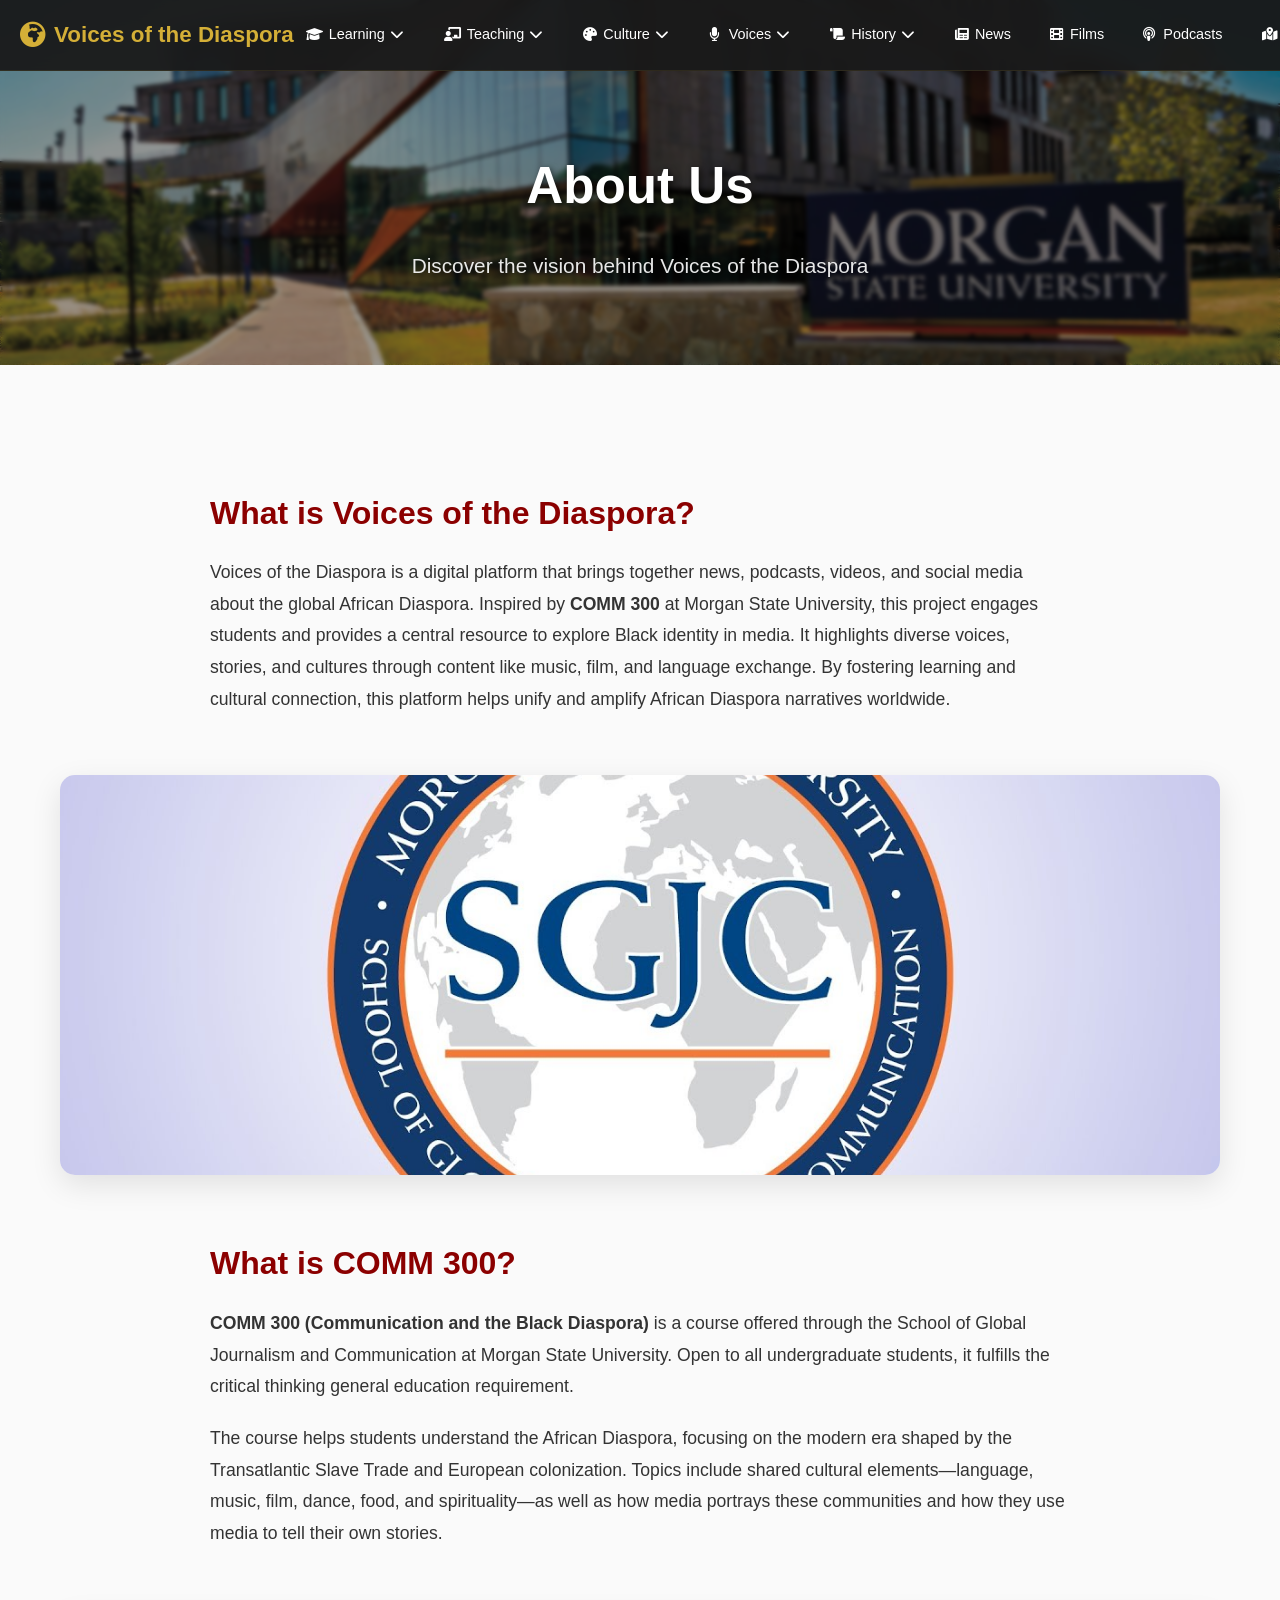
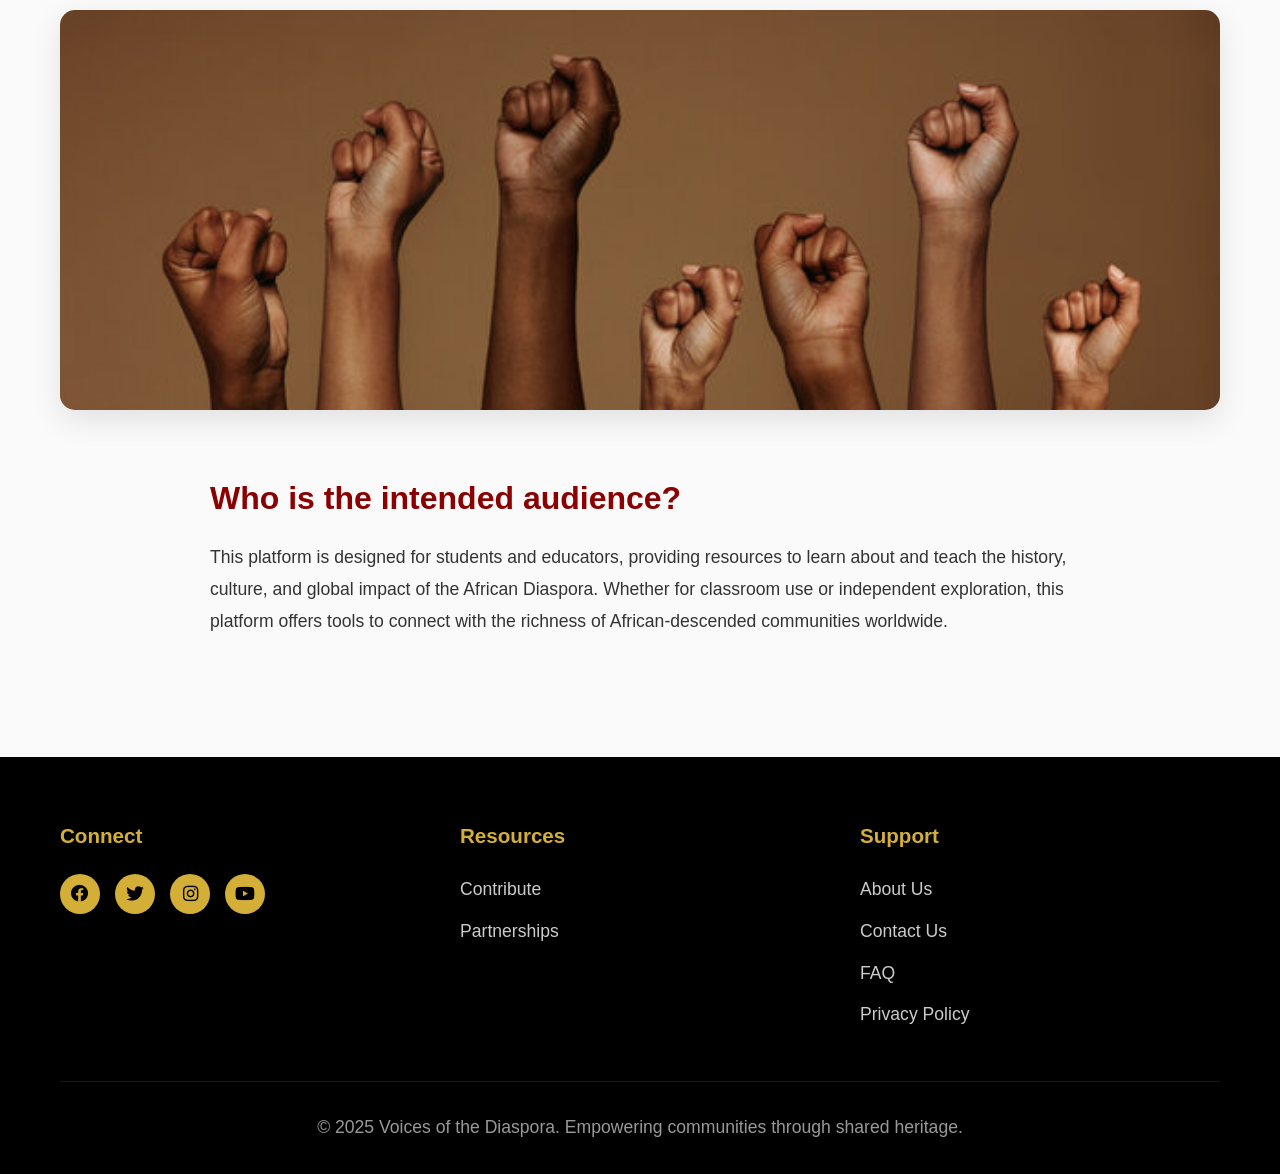
<file: about.html>
<!DOCTYPE html>
<html lang="en">
<head>
    <meta charset="UTF-8">
    <meta name="viewport" content="width=device-width, initial-scale=1.0">
    <title>About Us - Voices of the Diaspora</title>
    <link rel="stylesheet" href="styles/main.css">
    <link rel="stylesheet" href="styles/about.css">
    <link rel="stylesheet" href="styles/navigation.css">
    <link href="https://cdnjs.cloudflare.com/ajax/libs/font-awesome/6.0.0/css/all.min.css" rel="stylesheet">

    <!-- Scripts for Translate and CSV parsing -->
    <script type="text/javascript">
        function googleTranslateElementInit() {
            new google.translate.TranslateElement({
                pageLanguage: 'en',
                includedLanguages: 'en,es,fr,pt,sw,ar'
            }, 'google_translate_element');
        }
    </script>
    <script type="text/javascript" src="https://translate.google.com/translate_a/element.js?cb=googleTranslateElementInit"></script>
</head>
<body class="about-page">
    <!-- Navigation -->
    <nav class="navbar" id="navbar">
        <div class="nav-container">
            <div class="nav-logo" onclick="window.location.href='index.html'" style="cursor: pointer;">
                <i class="fas fa-globe-africa"></i>
                <span>Voices of the Diaspora</span>
            </div>
            
            <div class="nav-center">
                <!-- Mobile Search -->
                <div class="mobile-search-container">
                    <div class="mobile-search-box">
                        <input type="text" id="mobile-search-input" placeholder="Search..." autocomplete="off">
                        <button class="mobile-search-btn" id="mobile-search-btn">
                            <i class="fas fa-search"></i>
                        </button>
                    </div>
                    <div class="mobile-search-results" id="mobile-search-results"></div>
                </div>

                <!-- Mobile Google Translate -->
                <div class="mobile-translate-container">
                    <div id="mobile_google_translate_element"></div>
                </div>

                <!-- Full Dropdown Navigation -->
                <div class="nav-menu" id="nav-menu">
                    <div class="nav-item dropdown">
                        <a href="#" class="nav-link dropdown-toggle">
                            <i class="fas fa-graduation-cap"></i>
                            <span class="nav-text">Learning</span>
                            <i class="fas fa-chevron-down"></i>
                        </a>
                        <div class="dropdown-menu">
                            <div class="dropdown-header">Learning Resources</div>
                            <a href="#" onclick="loadPage('educational-content')">
                                <i class="fas fa-book-open"></i>Educational Content
                            </a>
                            <a href="#" onclick="loadPage('online-courses')">
                                <i class="fas fa-laptop"></i>Online Courses
                            </a>
                            <a href="#" onclick="loadPage('research-papers')">
                                <i class="fas fa-file-alt"></i>Research Papers
                            </a>
                            <a href="#" onclick="loadPage('digital-archives')">
                                <i class="fas fa-archive"></i>Digital Archives
                            </a>
                            <a href="glossary.html" onclick="loadPage('glossary')">
                                <i class="fas fa-spell-check""></i>Glossary
                            </a>
                        </div>
                    </div>

                    <div class="nav-item dropdown">
                        <a href="#" class="nav-link dropdown-toggle">
                            <i class="fas fa-chalkboard-teacher"></i>
                            <span class="nav-text">Teaching</span>
                            <i class="fas fa-chevron-down"></i>
                        </a>
                        <div class="dropdown-menu">
                            <div class="dropdown-header">Teaching Tools</div>
                            <a href="#" onclick="loadPage('lesson-plans')">
                                <i class="fas fa-clipboard-list"></i>Lesson Plans
                            </a>
                            <a href="#" onclick="loadPage('interactive-materials')">
                                <i class="fas fa-puzzle-piece"></i>Interactive Materials
                            </a>
                            <a href="#" onclick="loadPage('assessment-tools')">
                                <i class="fas fa-check-circle"></i>Assessment Tools
                            </a>
                            <a href="#" onclick="loadPage('educator-guides')">
                                <i class="fas fa-user-graduate"></i>Educator Guides
                            </a>
                        </div>
                    </div>

                    <div class="nav-item dropdown">
                        <a href="#" class="nav-link dropdown-toggle">
                            <i class="fas fa-palette"></i>
                            <span class="nav-text">Culture</span>
                            <i class="fas fa-chevron-down"></i>
                        </a>
                        <div class="dropdown-menu">
                            <div class="dropdown-header">Culture & Arts</div>
                            <a href="visual-arts.html" onclick="loadPage('visual-arts')">
                                <i class="fas fa-paint-brush"></i>Visual Arts
                            </a>
                            <a href="music-dance.html" onclick="loadPage('music-dance')">
                                <i class="fas fa-music"></i>Music & Dance
                            </a>
                            <a href="literature.html" onclick="loadPage('literature')">
                                <i class="fas fa-feather-alt"></i>Literature
                            </a>
                            <a href="festivals-events.html" onclick="loadPage('festivals-events')">
                                <i class="fas fa-calendar"></i>Festivals & Events
                            </a>
                        </div>
                    </div>

                    <div class="nav-item dropdown">
                        <a href="#" class="nav-link dropdown-toggle">
                            <i class="fas fa-microphone"></i>
                            <span class="nav-text">Voices</span>
                            <i class="fas fa-chevron-down"></i>
                        </a>
                        <div class="dropdown-menu">
                            <div class="dropdown-header">Voices & Stories</div>
                            <a href="#" onclick="loadPage('oral-histories')">
                                <i class="fas fa-microphone-alt"></i>Oral Histories
                            </a>
                            <a href="#" onclick="loadPage('personal-narratives')">
                                <i class="fas fa-user-edit"></i>Personal Narratives
                            </a>
                            <a href="#" onclick="loadPage('community-voices')">
                                <i class="fas fa-users"></i>Community Voices
                            </a>
                            <a href="#" onclick="loadPage('interviews')">
                                <i class="fas fa-comments"></i>Interviews
                            </a>
                        </div>
                    </div>

                    <div class="nav-item dropdown">
                        <a href="#" class="nav-link dropdown-toggle">
                            <i class="fas fa-scroll"></i>
                            <span class="nav-text">History</span>
                            <i class="fas fa-chevron-down"></i>
                        </a>
                        <div class="dropdown-menu">
                            <div class="dropdown-header">History & Identity</div>
                            <a href="historical-timeline.html" onclick="loadPage('historical-timeline')">
                                <i class="fas fa-clock"></i>Historical Timeline
                            </a>
                            <a href="cultural-figures.html" onclick="loadPage('cultural-figures')">
                                <i class="fas fa-users"></i>Cultural Figures
                            </a>
                            <a href="#" onclick="loadPage('genealogy-tools')">
                                <i class="fas fa-sitemap"></i>Genealogy Tools
                            </a>
                            <a href="#" onclick="loadPage('cultural-identity')">
                                <i class="fas fa-fingerprint"></i>Cultural Identity
                            </a>
                            <a href="#" onclick="loadPage('migration-patterns')">
                                <i class="fas fa-route"></i>Migration Patterns
                            </a>
                        </div>
                    </div>

                    <div class="nav-item">
                        <a href="news.html" class="nav-link" onclick="loadPage('news')" title="News">
                            <i class="fas fa-newspaper"></i>
                            <span class="nav-text">News</span>
                        </a>
                    </div>

                    <div class="nav-item">
                        <a href="#" class="nav-link" onclick="loadPage('films')" title="Films">
                            <i class="fas fa-film"></i>
                            <span class="nav-text">Films</span>
                        </a>
                    </div>

                    <div class="nav-item">
                        <a href="#" class="nav-link" onclick="loadPage('podcasts')" title="Podcasts">
                            <i class="fas fa-podcast"></i>
                            <span class="nav-text">Podcasts</span>
                        </a>
                    </div>

                    <div class="nav-item">
                        <a href="maps.html" class="nav-link" onclick="loadPage('maps')" title="Maps">
                            <i class="fas fa-map-marked-alt"></i>
                            <span class="nav-text">Maps</span>
                        </a>
                    </div>
                </div>
            </div>

            <div class="nav-actions">
                <!-- Desktop Search -->
                <div class="search-container">
                    <div class="search-box">
                        <input type="text" id="search-input" placeholder="Search..." autocomplete="off">
                        <button class="search-btn" id="search-btn">
                            <i class="fas fa-search"></i>
                        </button>
                    </div>
                    <div class="search-results" id="search-results"></div>
                </div>

                <!-- Google Translate -->
                <div class="google-translate-container">
                    <div id="google_translate_element"></div>
                </div>

                <!-- Mobile Nav Toggle -->
                <div class="nav-toggle" id="nav-toggle">
                    <span class="bar"></span>
                    <span class="bar"></span>
                    <span class="bar"></span>
                </div>
            </div>
        </div>
    </nav>

    <!-- Page Header -->
    <header class="page-header" style="background-image: url('assets/images/about/hero-msu.jpg'); background-size: cover; background-position: center;">
        <h1>About Us</h1>
        <p>Discover the vision behind Voices of the Diaspora</p>
    </header>

    <!-- About Content -->
    <main class="container" style="padding: 60px 20px;">
        <section class="about-section">
            <h2>What is Voices of the Diaspora?</h2>
            <p>Voices of the Diaspora is a digital platform that brings together news, podcasts, videos, and social media about the global African Diaspora. Inspired by <strong>COMM 300</strong> at Morgan State University, this project engages students and provides a central resource to explore Black identity in media. It highlights diverse voices, stories, and cultures through content like music, film, and language exchange. By fostering learning and cultural connection, this platform helps unify and amplify African Diaspora narratives worldwide.</p>
        </section>

        <!-- Image Divider -->
        <div class="full-width-divider" style="background-image: url('assets/images/about/divider-1-msu.jpg');"></div>

        <section class="about-section">
            <h2>What is COMM 300?</h2>
            <p><strong>COMM 300 (Communication and the Black Diaspora)</strong> is a course offered through the School of Global Journalism and Communication at Morgan State University. Open to all undergraduate students, it fulfills the critical thinking general education requirement.</p>
            <p>The course helps students understand the African Diaspora, focusing on the modern era shaped by the Transatlantic Slave Trade and European colonization. Topics include shared cultural elements—language, music, film, dance, food, and spirituality—as well as how media portrays these communities and how they use media to tell their own stories.</p>
        </section>

        <!-- Image Divider -->
        <div class="full-width-divider" style="background-image: url('assets/images/hero/hero-background.jpg');"></div>

        <section class="about-section">
            <h2>Who is the intended audience?</h2>
            <p>This platform is designed for students and educators, providing resources to learn about and teach the history, culture, and global impact of the African Diaspora. Whether for classroom use or independent exploration, this platform offers tools to connect with the richness of African-descended communities worldwide.</p>
        </section>
    </main>

    <!-- Footer -->
    <footer class="footer">
        <div class="container">
            <div class="footer-content">
                <div class="footer-section">
                    <h3>Connect</h3>
                    <div class="social-links">
                        <a href="#"><i class="fab fa-facebook"></i></a>
                        <a href="#"><i class="fab fa-twitter"></i></a>
                        <a href="#"><i class="fab fa-instagram"></i></a>
                        <a href="#"><i class="fab fa-youtube"></i></a>
                    </div>
                </div>
                <div class="footer-section">
                    <h3>Resources</h3>
                    <ul>
                        <li><a href="#" onclick="loadPage('contribute')">Contribute</a></li>
                        <li><a href="partnerships.html" onclick="loadPage('partnerships')">Partnerships</a></li>
                    </ul>
                </div>
                <div class="footer-section">
                    <h3>Support</h3>
                    <ul>
                        <li><a href="about.html" onclick="loadPage('about')">About Us</a></li>
                        <li><a href="#" onclick="loadPage('contact')">Contact Us</a></li>
                        <li><a href="#" onclick="loadPage('faq')">FAQ</a></li>
                        <li><a href="#" onclick="loadPage('privacy')">Privacy Policy</a></li>
                    </ul>
                </div>
            </div>
            <div class="footer-bottom">
                <p>&copy; 2025 Voices of the Diaspora. Empowering communities through shared heritage.</p>
            </div>
        </div>
    </footer>

    <!-- Scripts -->
    <script src="js/main.js"></script>
    <script src="js/navigation.js"></script>
    <script src="js/page-loader.js"></script>
</body>
</html>
</file>
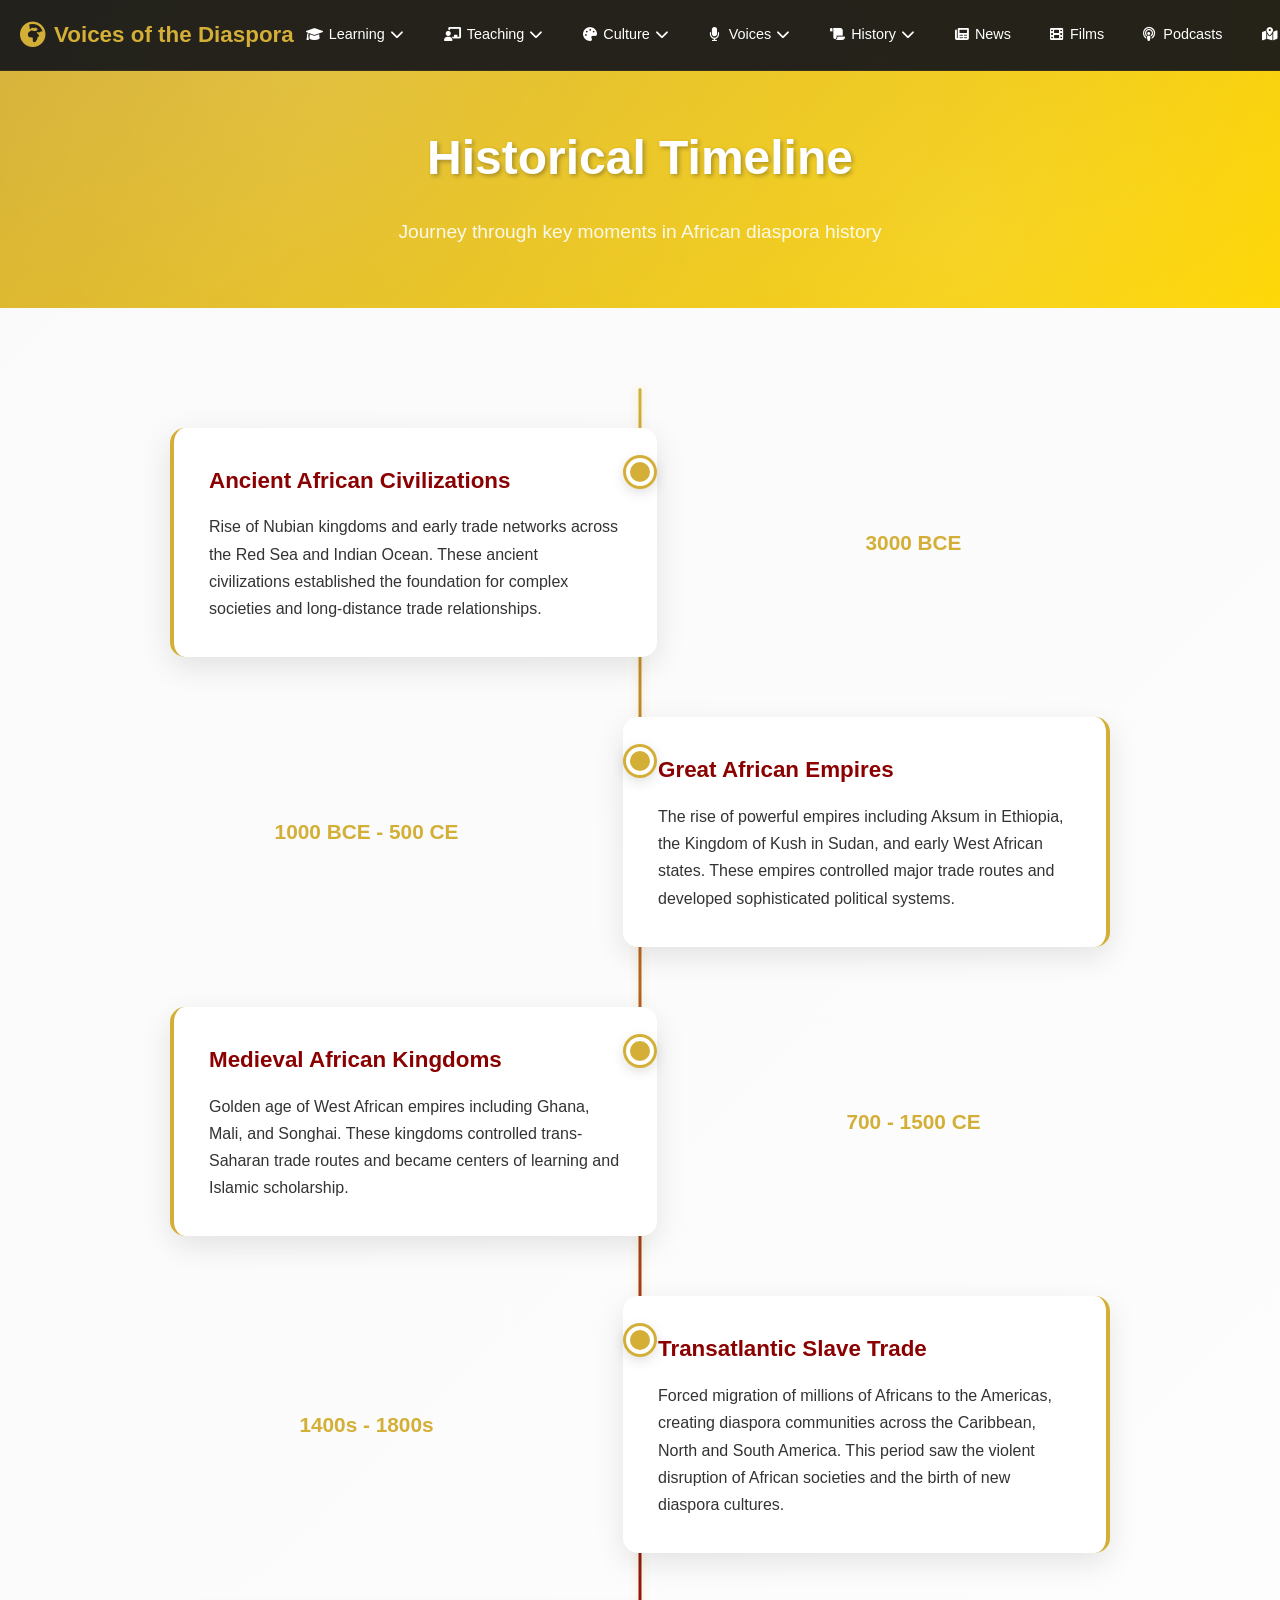
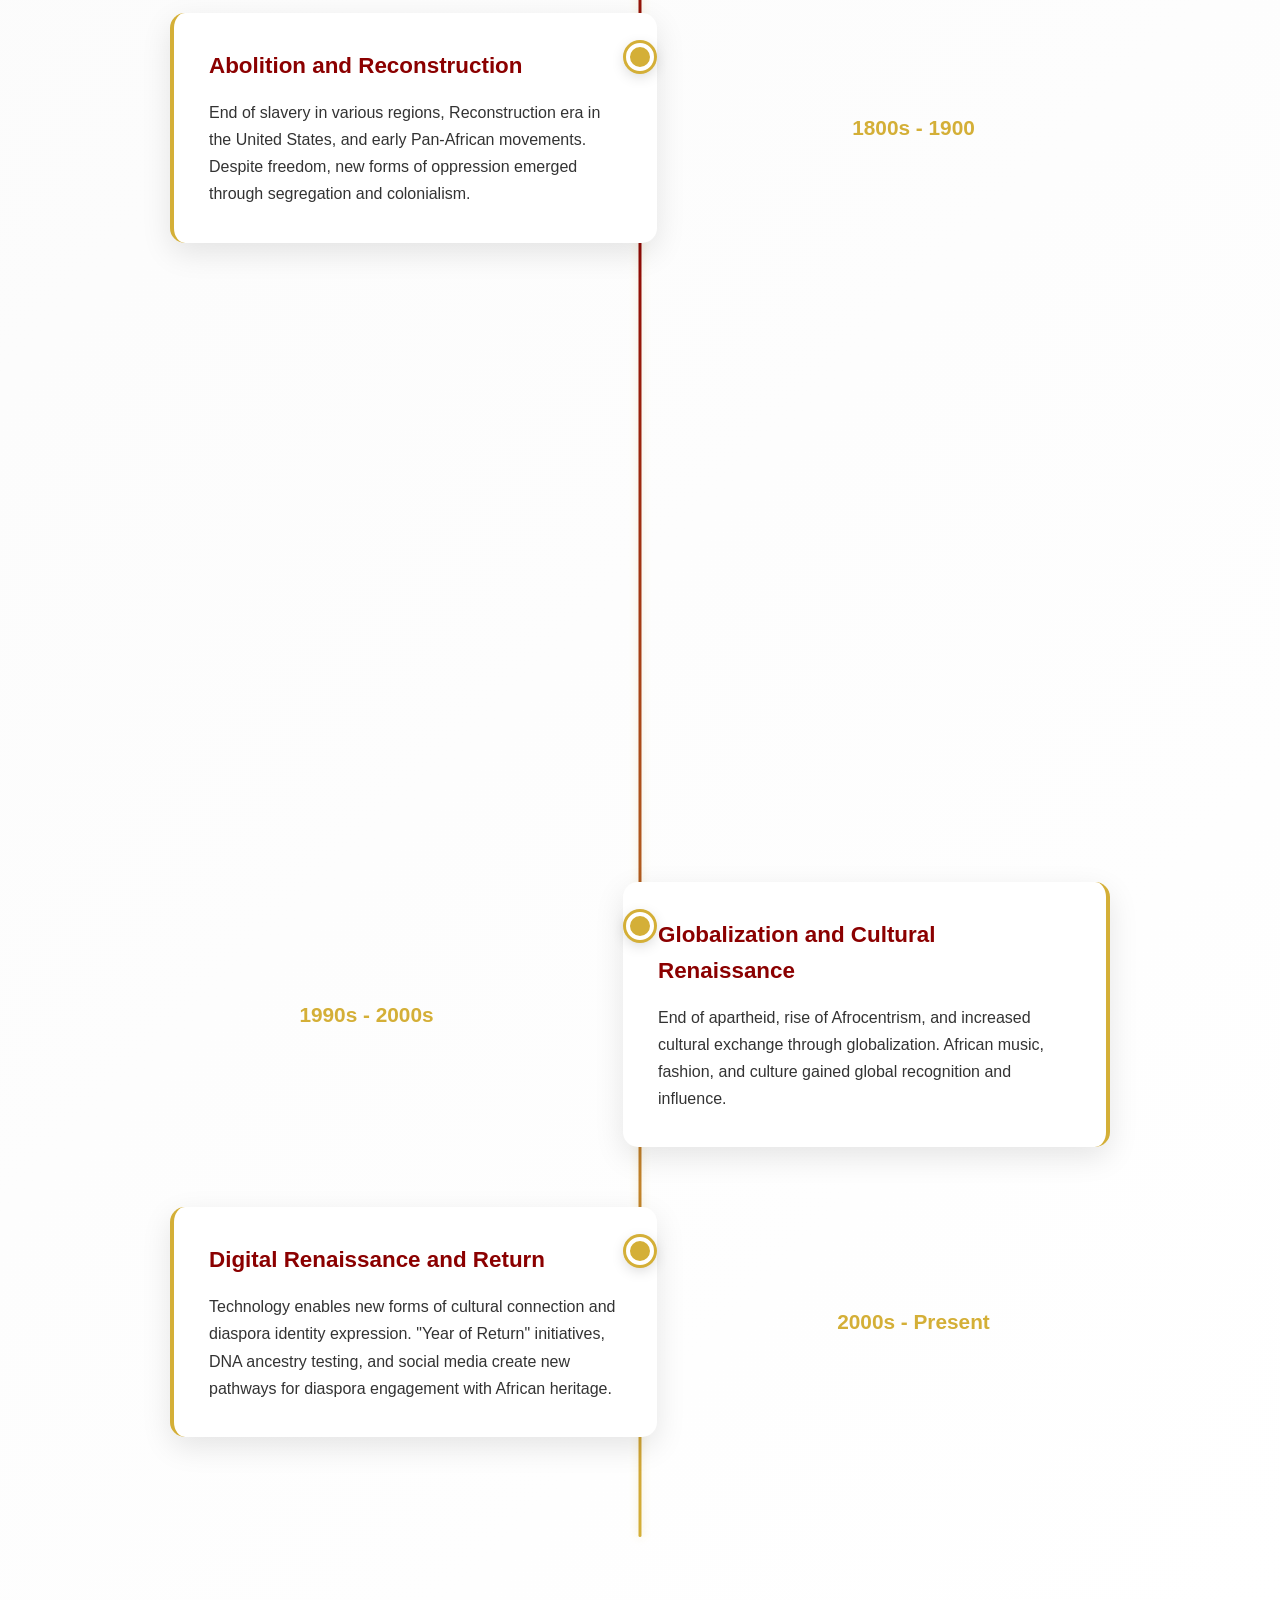
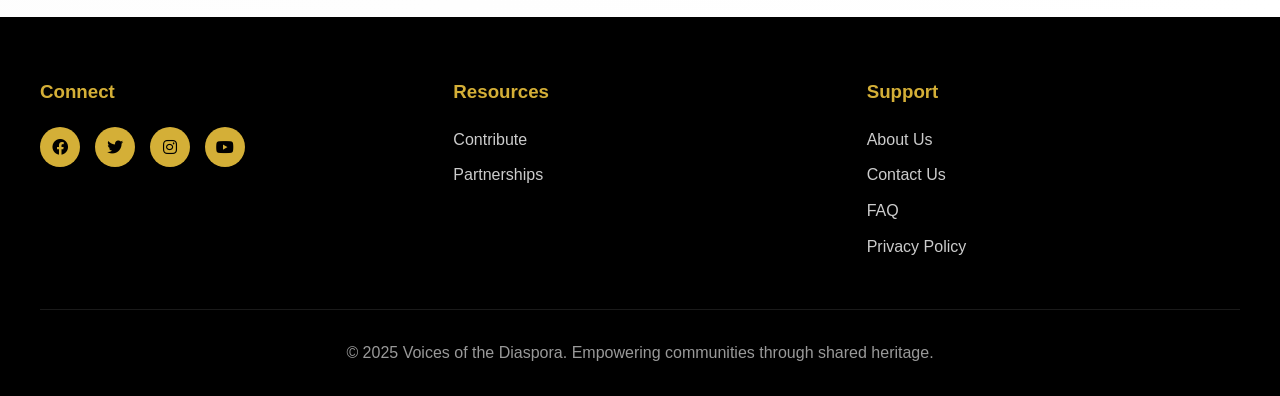
<file: historical-timeline.html>
<!DOCTYPE html>
<html lang="en">
<head>
    <meta charset="UTF-8">
    <meta name="viewport" content="width=device-width, initial-scale=1.0">
    <title>Historical Timeline - Voices of the Diaspora</title>
    <link rel="stylesheet" href="styles/main.css">
    <link rel="stylesheet" href="styles/animations.css">
    <link rel="stylesheet" href="styles/navigation.css">
    <link rel="stylesheet" href="styles/responsive.css">
    <link href="https://cdnjs.cloudflare.com/ajax/libs/font-awesome/6.0.0/css/all.min.css" rel="stylesheet">
</head>

<body>
    <!-- Navigation -->
    <nav class="navbar" id="navbar">
        <div class="nav-container">
            <div class="nav-logo" onclick="window.location.href='index.html'" style="cursor: pointer;">
                <i class="fas fa-globe-africa"></i>
                <span>Voices of the Diaspora</span>
            </div>
            
            <div class="nav-center">
                <!-- Mobile Search -->
                <div class="mobile-search-container">
                    <div class="mobile-search-box">
                        <input type="text" id="mobile-search-input" placeholder="Search..." autocomplete="off">
                        <button class="mobile-search-btn" id="mobile-search-btn">
                            <i class="fas fa-search"></i>
                        </button>
                    </div>
                    <div class="mobile-search-results" id="mobile-search-results"></div>
                </div>

                <div class="nav-menu" id="nav-menu">
                    <div class="nav-item dropdown">
                        <a href="#" class="nav-link dropdown-toggle">
                            <i class="fas fa-graduation-cap"></i>
                            <span class="nav-text">Learning</span>
                            <i class="fas fa-chevron-down"></i>
                        </a>
                        <div class="dropdown-menu">
                            <div class="dropdown-header">Learning Resources</div>
                            <a href="educational-content.html">
                                <i class="fas fa-book-open"></i>Educational Content
                            </a>
                            <a href="#" onclick="alert('Page coming soon!')">
                                <i class="fas fa-laptop"></i>Online Courses
                            </a>
                            <a href="#" onclick="alert('Page coming soon!')">
                                <i class="fas fa-file-alt"></i>Research Papers
                            </a>
                            <a href="#" onclick="alert('Page coming soon!')">
                                <i class="fas fa-archive"></i>Digital Archives
                            </a>
                        </div>
                    </div>

                    <div class="nav-item dropdown">
                        <a href="#" class="nav-link dropdown-toggle">
                            <i class="fas fa-chalkboard-teacher"></i>
                            <span class="nav-text">Teaching</span>
                            <i class="fas fa-chevron-down"></i>
                        </a>
                        <div class="dropdown-menu">
                            <div class="dropdown-header">Teaching Tools</div>
                            <a href="#" onclick="alert('Page coming soon!')">
                                <i class="fas fa-clipboard-list"></i>Lesson Plans
                            </a>
                            <a href="#" onclick="alert('Page coming soon!')">
                                <i class="fas fa-puzzle-piece"></i>Interactive Materials
                            </a>
                            <a href="#" onclick="alert('Page coming soon!')">
                                <i class="fas fa-check-circle"></i>Assessment Tools
                            </a>
                            <a href="#" onclick="alert('Page coming soon!')">
                                <i class="fas fa-user-graduate"></i>Educator Guides
                            </a>
                        </div>
                    </div>

                    <div class="nav-item dropdown">
                        <a href="#" class="nav-link dropdown-toggle">
                            <i class="fas fa-palette"></i>
                            <span class="nav-text">Culture</span>
                            <i class="fas fa-chevron-down"></i>
                        </a>
                        <div class="dropdown-menu">
                            <div class="dropdown-header">Culture & Arts</div>
                            <a href="visual-arts.html">
                                <i class="fas fa-paint-brush"></i>Visual Arts
                            </a>
                            <a href="music-dance.html">
                                <i class="fas fa-music"></i>Music & Dance
                            </a>
                            <a href="literature.html">
                                <i class="fas fa-feather-alt"></i>Literature
                            </a>
                            <a href="festivals-events.html" onclick="alert('Page coming soon!')">
                                <i class="fas fa-calendar"></i>Festivals & Events
                            </a>
                        </div>
                    </div>

                    <div class="nav-item dropdown">
                        <a href="#" class="nav-link dropdown-toggle">
                            <i class="fas fa-microphone"></i>
                            <span class="nav-text">Voices</span>
                            <i class="fas fa-chevron-down"></i>
                        </a>
                        <div class="dropdown-menu">
                            <div class="dropdown-header">Voices & Stories</div>
                            <a href="oral-histories.html">
                                <i class="fas fa-microphone-alt"></i>Oral Histories
                            </a>
                            <a href="#" onclick="alert('Page coming soon!')">
                                <i class="fas fa-user-edit"></i>Personal Narratives
                            </a>
                            <a href="#" onclick="alert('Page coming soon!')">
                                <i class="fas fa-users"></i>Community Voices
                            </a>
                            <a href="#" onclick="alert('Page coming soon!')">
                                <i class="fas fa-comments"></i>Interviews
                            </a>
                        </div>
                    </div>

                    <div class="nav-item dropdown">
                        <a href="#" class="nav-link dropdown-toggle">
                            <i class="fas fa-scroll"></i>
                            <span class="nav-text">History</span>
                            <i class="fas fa-chevron-down"></i>
                        </a>
                        <div class="dropdown-menu">
                            <div class="dropdown-header">History & Identity</div>
                            <a href="historical-timeline.html" class="active">
                                <i class="fas fa-clock"></i>Historical Timeline
                            </a>
                            <a href="#" onclick="alert('Page coming soon!')">
                                <i class="fas fa-sitemap"></i>Genealogy Tools
                            </a>
                            <a href="#" onclick="alert('Page coming soon!')">
                                <i class="fas fa-fingerprint"></i>Cultural Identity
                            </a>
                            <a href="#" onclick="alert('Page coming soon!')">
                                <i class="fas fa-route"></i>Migration Patterns
                            </a>
                        </div>
                    </div>

                    <div class="nav-item">
                        <a href="news.html" class="nav-link">
                            <i class="fas fa-newspaper"></i>
                            <span class="nav-text">News</span>
                        </a>
                    </div>

                    <div class="nav-item">
                        <a href="films.html" class="nav-link">
                            <i class="fas fa-film"></i>
                            <span class="nav-text">Films</span>
                        </a>
                    </div>

                    <div class="nav-item">
                        <a href="podcasts.html" class="nav-link">
                            <i class="fas fa-podcast"></i>
                            <span class="nav-text">Podcasts</span>
                        </a>
                    </div>

                    <div class="nav-item">
                        <a href="maps.html" class="nav-link">
                            <i class="fas fa-map-marked-alt"></i>
                            <span class="nav-text">Maps</span>
                        </a>
                    </div>
                </div>
            </div>

            <div class="nav-actions">
                <div class="search-container">
                    <div class="search-box">
                        <input type="text" id="search-input" placeholder="Search..." autocomplete="off">
                        <button class="search-btn" id="search-btn">
                            <i class="fas fa-search"></i>
                        </button>
                    </div>
                    <div class="search-results" id="search-results"></div>
                </div>
                
                <div class="nav-toggle" id="nav-toggle">
                    <span class="bar"></span>
                    <span class="bar"></span>
                    <span class="bar"></span>
                </div>
            </div>
        </div>
    </nav>

    <!-- Main Content -->
    <main id="main-content">
        <section class="page-header">
            <div class="container">
                <h1>Historical Timeline</h1>
                <p>Journey through key moments in African diaspora history</p>
            </div>
        </section>
        
        <section class="timeline-content">
            <div class="container">
                <div class="timeline">
                    <div class="timeline-item animate-on-scroll">
                        <div class="timeline-date">3000 BCE</div>
                        <div class="timeline-content-item">
                            <h3>Ancient African Civilizations</h3>
                            <p>Rise of Nubian kingdoms and early trade networks across the Red Sea and Indian Ocean. These ancient civilizations established the foundation for complex societies and long-distance trade relationships.</p>
                        </div>
                    </div>
                    
                    <div class="timeline-item animate-on-scroll">
                        <div class="timeline-date">1000 BCE - 500 CE</div>
                        <div class="timeline-content-item">
                            <h3>Great African Empires</h3>
                            <p>The rise of powerful empires including Aksum in Ethiopia, the Kingdom of Kush in Sudan, and early West African states. These empires controlled major trade routes and developed sophisticated political systems.</p>
                        </div>
                    </div>
                    
                    <div class="timeline-item animate-on-scroll">
                        <div class="timeline-date">700 - 1500 CE</div>
                        <div class="timeline-content-item">
                            <h3>Medieval African Kingdoms</h3>
                            <p>Golden age of West African empires including Ghana, Mali, and Songhai. These kingdoms controlled trans-Saharan trade routes and became centers of learning and Islamic scholarship.</p>
                        </div>
                    </div>
                    
                    <div class="timeline-item animate-on-scroll">
                        <div class="timeline-date">1400s - 1800s</div>
                        <div class="timeline-content-item">
                            <h3>Transatlantic Slave Trade</h3>
                            <p>Forced migration of millions of Africans to the Americas, creating diaspora communities across the Caribbean, North and South America. This period saw the violent disruption of African societies and the birth of new diaspora cultures.</p>
                        </div>
                    </div>
                    
                    <div class="timeline-item animate-on-scroll">
                        <div class="timeline-date">1800s - 1900</div>
                        <div class="timeline-content-item">
                            <h3>Abolition and Reconstruction</h3>
                            <p>End of slavery in various regions, Reconstruction era in the United States, and early Pan-African movements. Despite freedom, new forms of oppression emerged through segregation and colonialism.</p>
                        </div>
                    </div>
                    
                    <div class="timeline-item animate-on-scroll">
                        <div class="timeline-date">1900 - 1960</div>
                        <div class="timeline-content-item">
                            <h3>Pan-African Renaissance</h3>
                            <p>Harlem Renaissance, Négritude movement, and early independence movements in Africa. Artists, writers, and activists across the diaspora began asserting cultural pride and political rights.</p>
                        </div>
                    </div>
                    
                    <div class="timeline-item animate-on-scroll">
                        <div class="timeline-date">1960s - 1980s</div>
                        <div class="timeline-content-item">
                            <h3>Civil Rights and Independence</h3>
                            <p>Civil Rights Movement in the United States, independence movements across Africa, and anti-apartheid struggle in South Africa. This era saw unprecedented political mobilization and achievement of formal equality.</p>
                        </div>
                    </div>
                    
                    <div class="timeline-item animate-on-scroll">
                        <div class="timeline-date">1990s - 2000s</div>
                        <div class="timeline-content-item">
                            <h3>Globalization and Cultural Renaissance</h3>
                            <p>End of apartheid, rise of Afrocentrism, and increased cultural exchange through globalization. African music, fashion, and culture gained global recognition and influence.</p>
                        </div>
                    </div>
                    
                    <div class="timeline-item animate-on-scroll">
                        <div class="timeline-date">2000s - Present</div>
                        <div class="timeline-content-item">
                            <h3>Digital Renaissance and Return</h3>
                            <p>Technology enables new forms of cultural connection and diaspora identity expression. "Year of Return" initiatives, DNA ancestry testing, and social media create new pathways for diaspora engagement with African heritage.</p>
                        </div>
                    </div>
                </div>
            </div>
        </section>
    </main>

    <!-- Footer -->
    <footer class="footer">
        <div class="container">
            <div class="footer-content">
                <div class="footer-section">
                    <h3>Connect</h3>
                    <div class="social-links">
                        <a href="#"><i class="fab fa-facebook"></i></a>
                        <a href="#"><i class="fab fa-twitter"></i></a>
                        <a href="#"><i class="fab fa-instagram"></i></a>
                        <a href="#"><i class="fab fa-youtube"></i></a>
                    </div>
                </div>
                <div class="footer-section">
                    <h3>Resources</h3>
                    <ul>
                        <li><a href="#" onclick="loadPage('contribute')">Contribute</a></li>
                        <li><a href="partnerships.html" onclick="loadPage('partnerships')">Partnerships</a></li>
                    </ul>
                </div>
                <div class="footer-section">
                    <h3>Support</h3>
                    <ul>
                        <li><a href="about.html" onclick="loadPage('about')">About Us</a></li>
                        <li><a href="#" onclick="loadPage('contact')">Contact Us</a></li>
                        <li><a href="#" onclick="loadPage('faq')">FAQ</a></li>
                        <li><a href="#" onclick="loadPage('privacy')">Privacy Policy</a></li>
                    </ul>
                </div>
            </div>
            <div class="footer-bottom">
                <p>&copy; 2025 Voices of the Diaspora. Empowering communities through shared heritage.</p>
            </div>
        </div>
    </footer>

    <!-- Scripts -->
    <script src="js/main.js"></script>
    <script src="js/navigation.js"></script>
    <script src="js/animations.js"></script>
</body>
</html>
</file>
<file: styles/main.css>
/* main.css */
* {
    margin: 0;
    padding: 0;
    box-sizing: border-box;
}

:root {
    --primary-color: #d4af37;
    --secondary-color: #8b0000;
    --accent-color: #228b22;
    --dark-color: #000000;
    --light-color: #ffffff;
    --text-color: #333333;
    --bg-color: #fafafa;
    --gradient-primary: linear-gradient(135deg, #d4af37, #ffd700);
    --gradient-secondary: linear-gradient(135deg, #8b0000, #dc143c);
    --shadow: 0 10px 30px rgba(0,0,0,0.1);
    --shadow-hover: 0 20px 40px rgba(0,0,0,0.15);
}

body {
    font-family: 'Segoe UI', Tahoma, Geneva, Verdana, sans-serif;
    line-height: 1.6;
    color: var(--text-color);
    background: var(--bg-color);
    overflow-x: hidden;
}

.container {
    max-width: 1200px;
    margin: 0 auto;
    padding: 0 20px;
}

/* Hero Section */
.hero {
    height: 100vh;
    position: relative;
    display: flex;
    align-items: center;
    justify-content: center;
    text-align: center;
    overflow: hidden;
}

.hero-background {
    position: absolute;
    top: 0;
    left: 0;
    right: 0;
    bottom: 0;
    background: var(--gradient-primary);
    z-index: -2;
}

.hero-bg-image {
    position: absolute;
    top: 0;
    left: 0;
    width: 100%;
    height: 100%;
    object-fit: cover;
    object-position: center;
    z-index: -1;
}

.hero-overlay {
    position: absolute;
    top: 0;
    left: 0;
    right: 0;
    bottom: 0;
    background: rgba(0,0,0,0.4);
    z-index: -1;
}

.hero-particles {
    position: absolute;
    width: 100%;
    height: 100%;
    background-image: 
        radial-gradient(circle at 20% 50%, rgba(255,255,255,0.1) 2px, transparent 2px),
        radial-gradient(circle at 80% 20%, rgba(255,255,255,0.1) 2px, transparent 2px),
        radial-gradient(circle at 40% 80%, rgba(255,255,255,0.1) 2px, transparent 2px);
    background-size: 100px 100px, 150px 150px, 80px 80px;
    animation: float 20s infinite linear;
}

.hero-content {
    max-width: 800px;
    z-index: 10;
}

.hero-title {
    font-size: 4rem;
    font-weight: 700;
    color: var(--light-color);
    margin-bottom: 20px;
    text-shadow: 2px 2px 4px rgba(0,0,0,0.3);
}

.hero-subtitle {
    font-size: 1.3rem;
    color: rgba(255,255,255,0.9);
    margin-bottom: 40px;
    line-height: 1.8;
}

.hero-buttons {
    display: flex;
    gap: 20px;
    justify-content: center;
    flex-wrap: wrap;
}

.btn {
    padding: 15px 30px;
    border: none;
    border-radius: 50px;
    font-size: 1.1rem;
    font-weight: 600;
    cursor: pointer;
    transition: all 0.3s ease;
    text-decoration: none;
    display: inline-flex;
    align-items: center;
    gap: 10px;
}

.btn-primary {
    background: var(--gradient-secondary);
    color: var(--light-color);
    transform: translateY(0);
}

.btn-primary:hover {
    transform: translateY(-3px);
    box-shadow: var(--shadow-hover);
    background: linear-gradient(135deg, #a00000, #ff1744);
}

.btn-outline {
    background: transparent;
    color: var(--light-color);
    border: 2px solid var(--light-color);
}

.btn-outline:hover {
    background: var(--light-color);
    color: var(--dark-color);
    transform: translateY(-3px);
}

.btn-small {
    padding: 10px 20px;
    font-size: 0.9rem;
    background: var(--gradient-primary);
    color: var(--dark-color);
}

.btn-small:hover {
    transform: translateY(-2px);
    box-shadow: var(--shadow);
}

/* Feature Slideshow Section */
.feature-slideshow-section {
    padding: 40px 30px;
    background: var(--light-color);
    position: relative;
    overflow: hidden;
}

.slideshow-container {
    position: relative;
    max-width: 100%;
    margin: 0;
    border-radius: 20px;
    overflow: hidden;
    box-shadow: var(--shadow-hover);
}

.slideshow-wrapper {
    position: relative;
    width: 100%;
    height: 400px;
}

.slide {
    position: absolute;
    top: 0;
    left: 0;
    width: 100%;
    height: 100%;
    opacity: 0;
    transition: opacity 0.6s ease-in-out;
    background: var(--gradient-primary);
}

.slide.active {
    opacity: 1;
}

.slide-image {
    position: relative;
    width: 100%;
    height: 100%;
    display: flex;
    align-items: center;
    justify-content: center;
    background: linear-gradient(135deg, var(--primary-color), #ffd700);
    color: var(--dark-color);
    overflow: hidden;
}

.slide-bg-image {
    position: absolute;
    top: 0;
    left: 0;
    width: 100%;
    height: 100%;
    object-fit: cover;
    object-position: center;
    z-index: 1;
    filter: grayscale(100%);
    transition: filter 0.5s ease;
    will-change: filter;
}

.slide:hover .slide-bg-image {
    filter: grayscale(0%);
}

.slide-image::before {
    content: '';
    position: absolute;
    top: 0;
    left: 0;
    right: 0;
    bottom: 0;
    background: rgba(0,0,0,0.3);
    z-index: 2;
}

.slide[data-feature="maps"] .slide-image {
    background: linear-gradient(135deg, #327acc, #da70d6);
    color: var(--light-color);
}

.slide[data-feature="podcasts"] .slide-image {
    background: linear-gradient(135deg, var(--secondary-color), #dc143c);
    color: var(--light-color);
}

.slide[data-feature="films"] .slide-image {
    background: linear-gradient(135deg, var(--accent-color), #32cd32);
    color: var(--light-color);
}

.slide[data-feature="timeline"] .slide-image {
    background: linear-gradient(135deg, #8b4513, #cd853f);
    color: var(--light-color);
}

.slide[data-feature="culture"] .slide-image {
    background: linear-gradient(135deg, #9932cc, #da70d6);
    color: var(--light-color);
}

.slide-image > i {
    position: absolute;
    font-size: 8rem;
    opacity: 0.1;
    top: 50%;
    left: 50%;
    transform: translate(-50%, -50%);
    z-index: 3;
}

.slide-overlay {
    position: relative;
    z-index: 10;
    text-align: center;
    padding: 40px;
    max-width: 600px;
}

.slide-overlay h3 {
    font-size: 2.5rem;
    margin-bottom: 15px;
    font-weight: 700;
}

.slide-overlay p {
    font-size: 1.1rem;
    margin-bottom: 25px;
    opacity: 0.9;
    line-height: 1.6;
}

.slide-overlay .btn {
    background: rgba(255, 255, 255, 0.2);
    color: inherit;
    border: 2px solid currentColor;
    backdrop-filter: blur(10px);
}

.slide-overlay .btn:hover {
    background: rgba(255, 255, 255, 0.3);
    transform: translateY(-2px);
}

/* Navigation Dots */
.slideshow-dots {
    position: absolute;
    bottom: 20px;
    left: 50%;
    transform: translateX(-50%);
    display: flex;
    gap: 12px;
    z-index: 100;
}

.dot {
    width: 12px;
    height: 12px;
    border-radius: 50%;
    background: rgba(255, 255, 255, 0.5);
    cursor: pointer;
    transition: all 0.3s ease;
}

.dot:hover {
    background: rgba(255, 255, 255, 0.8);
    transform: scale(1.2);
}

.dot.active {
    background: var(--light-color);
    transform: scale(1.3);
}

/* Navigation Arrows */
.slideshow-nav {
    position: absolute;
    top: 50%;
    transform: translateY(-50%);
    background: rgba(255, 255, 255, 0.2);
    border: none;
    color: var(--light-color);
    font-size: 1.2rem;
    padding: 15px 18px;
    cursor: pointer;
    transition: all 0.3s ease;
    backdrop-filter: blur(10px);
    border-radius: 50%;
    z-index: 100;
}

.slideshow-nav:hover {
    background: rgba(255, 255, 255, 0.3);
    transform: translateY(-50%) scale(1.1);
}

.slideshow-nav.prev {
    left: 20px;
}

.slideshow-nav.next {
    right: 20px;
}

/* Country Search Section */
.country-search-section {
    padding: 80px 0;
    background: linear-gradient(135deg, #f8f8f8, #ffffff);
    position: relative;
}

.country-search-section::before {
    content: '';
    position: absolute;
    top: 0;
    left: 0;
    right: 0;
    bottom: 0;
    background-image: 
        radial-gradient(circle at 25% 25%, rgba(212, 175, 55, 0.05) 0%, transparent 50%),
        radial-gradient(circle at 75% 75%, rgba(139, 0, 0, 0.05) 0%, transparent 50%);
    pointer-events: none;
}

.country-search-container {
    max-width: 600px;
    margin: 0 auto 40px;
    position: relative;
}

.country-search-box {
    position: relative;
    display: flex;
    align-items: center;
    background: var(--light-color);
    border-radius: 50px;
    box-shadow: var(--shadow);
    overflow: hidden;
    transition: all 0.3s ease;
}

.country-search-box:hover {
    box-shadow: var(--shadow-hover);
}

#country-search-input {
    flex: 1;
    border: none;
    outline: none;
    padding: 16px 24px;
    font-size: 1.1rem;
    background: transparent;
    color: var(--dark-color);
}

#country-search-input::placeholder {
    color: rgba(51, 51, 51, 0.5);
}

#country-search-input:focus {
    outline: none;
}

.country-search-btn {
    background: var(--gradient-primary);
    border: none;
    padding: 16px 20px;
    cursor: pointer;
    transition: all 0.3s ease;
    display: flex;
    align-items: center;
    justify-content: center;
}

.country-search-btn:hover {
    background: linear-gradient(135deg, #ffd700, #e6c200);
    transform: scale(1.05);
}

.country-search-btn i {
    font-size: 1.1rem;
    color: var(--dark-color);
}

.country-suggestions {
    position: absolute;
    top: 100%;
    left: 0;
    right: 0;
    background: var(--light-color);
    border-radius: 15px;
    margin-top: 8px;
    opacity: 0;
    visibility: hidden;
    transform: translateY(-10px);
    transition: all 0.3s ease;
    box-shadow: var(--shadow);
    z-index: 100;
    max-height: 300px;
    overflow-y: auto;
}

.country-suggestions.show {
    opacity: 1;
    visibility: visible;
    transform: translateY(0);
}

.country-suggestion-item {
    padding: 12px 20px;
    cursor: pointer;
    transition: all 0.3s ease;
    display: flex;
    align-items: center;
    gap: 12px;
    border-bottom: 1px solid #f0f0f0;
}

.country-suggestion-item:last-child {
    border-bottom: none;
}

.country-suggestion-item:hover {
    background: rgba(0, 0, 0, 0.1);
    padding-left: 25px;
}

.country-suggestion-item i {
    color: var(--primary-color);
    font-size: 1rem;
}

.suggestion-info h4 {
    font-size: 0.95rem;
    margin: 0;
    color: var(--dark-color);
}

.suggestion-info p {
    font-size: 0.8rem;
    margin: 2px 0 0;
    color: var(--dark-color);
}

/* AI Summary Container */
.ai-summary-container {
    background: var(--light-color);
    border-radius: 20px;
    box-shadow: var(--shadow);
    overflow: hidden;
    margin-top: 40px;
    transition: all 0.3s ease;
    border: 2px solid transparent;
    background-clip: padding-box;
}

.ai-summary-container.show {
    border-color: var(--primary-color);
    box-shadow: var(--shadow-hover);
}

.ai-summary-header {
    background: var(--gradient-primary);
    padding: 20px 30px;
    display: flex;
    align-items: center;
    gap: 20px;
}

.country-flag-placeholder {
    width: 60px;
    height: 60px;
    background: rgba(255, 255, 255, 0.2);
    border-radius: 12px;
    display: flex;
    align-items: center;
    justify-content: center;
    backdrop-filter: blur(10px);
}

.country-flag-placeholder i {
    font-size: 1.5rem;
    color: var(--dark-color);
}

.country-info {
    flex: 1;
}

.country-info h3 {
    margin: 0 0 5px;
    color: var(--dark-color);
    font-size: 1.6rem;
    font-weight: 600;
}

.country-info span {
    color: rgba(26, 26, 26, 0.7);
    font-size: 0.9rem;
    text-transform: uppercase;
    letter-spacing: 1px;
}

.ai-badge {
    background: rgba(26, 26, 26, 0.1);
    padding: 8px 16px;
    border-radius: 20px;
    display: flex;
    align-items: center;
    gap: 8px;
    backdrop-filter: blur(10px);
}

.ai-badge i {
    color: var(--dark-color);
    font-size: 0.9rem;
}

.ai-badge span {
    color: var(--dark-color);
    font-size: 0.85rem;
    font-weight: 600;
}

.ai-summary-content {
    padding: 30px;
}

.summary-loading {
    text-align: center;
    padding: 40px 20px;
}

.loading-dots {
    display: flex;
    justify-content: center;
    gap: 8px;
    margin-bottom: 20px;
}

.loading-dots span {
    width: 12px;
    height: 12px;
    background: var(--primary-color);
    border-radius: 50%;
    animation: loadingDots 1.4s infinite ease-in-out;
}

.loading-dots span:nth-child(1) { animation-delay: -0.32s; }
.loading-dots span:nth-child(2) { animation-delay: -0.16s; }
.loading-dots span:nth-child(3) { animation-delay: 0s; }

.summary-loading p {
    color: rgba(51, 51, 51, 0.7);
    font-size: 0.95rem;
    margin: 0;
}

.summary-text {
    font-size: 1.05rem;
    line-height: 1.7;
    color: var(--dark-color);
    margin-bottom: 30px;
}

.summary-text p {
    margin-bottom: 15px;
    color: var(--dark-color);
}

.summary-stats {
    display: grid;
    grid-template-columns: repeat(auto-fit, minmax(150px, 1fr));
    gap: 20px;
    margin: 30px 0;
    padding: 25px;
    background: rgba(212, 175, 55, 0.05);
    border-radius: 15px;
    border-left: 4px solid var(--primary-color);
}

.summary-stats .stat-item {
    text-align: center;
}

.summary-stats .stat-number {
    font-size: 1.8rem;
    font-weight: 700;
    color: var(--primary-color);
    margin-bottom: 5px;
}

.summary-stats .stat-label {
    font-size: 0.85rem;
    color: rgba(51, 51, 51, 0.7);
    text-transform: uppercase;
    letter-spacing: 1px;
}

.summary-actions {
    display: flex;
    gap: 15px;
    justify-content: center;
    margin-top: 25px;
    flex-wrap: wrap;
}

/* Featured Content */
.featured-content {
    padding: 150px 0 180px; 
    background: var(--light-color);
    min-height: 100vh; 
    display: flex;
    align-items: center;
}

.featured-content .container {
    max-width: 1600px;
    margin: 0 auto;
    padding: 0 40px; 
    width: 100%;
}

.section-title {
    font-size: 4rem; 
    text-align: center;
    color: var(--dark-color);
    font-weight: 700;
    position: relative;
}

.section-title::after {
    content: '';
    position: absolute;
    bottom: -20px;
    left: 50%;
    transform: translateX(-50%);
    width: 120px;
    height: 4px;
    background: var(--gradient-primary);
    border-radius: 2px;
}

.featured-grid {
    display: grid;
    grid-template-columns: repeat(auto-fit, minmax(450px, 1fr));
    gap: 80px; 
    margin-top: 100px;
    align-items: stretch;
}

.featured-card {
    background: var(--light-color);
    border-radius: 30px; 
    padding: 80px 50px; 
    text-align: center;
    box-shadow: var(--shadow);
    transition: all 0.3s ease;
    position: relative;
    overflow: hidden;
    min-height: 600px; 
    display: flex;
    flex-direction: column;
    justify-content: space-between;
}

.featured-card::before {
    content: '';
    position: absolute;
    top: 0;
    left: 0;
    right: 0;
    height: 5px;
    background: var(--gradient-primary);
    transform: scaleX(0);
    transition: transform 0.3s ease;
}

.featured-card:hover::before {
    transform: scaleX(1);
}

.featured-card:hover {
    transform: translateY(-10px);
    box-shadow: var(--shadow-hover);
}

.card-image {
    margin-bottom: 50px;
    position: relative;
    height: 300px; 
    border-radius: 20px;
    overflow: hidden;
    background: linear-gradient(135deg, #f0f0f0, #e0e0e0);
    display: flex;
    align-items: center;
    justify-content: center;
}

.card-bg-image {
    position: absolute;
    top: 0;
    left: 0;
    width: 100%;
    height: 100%;
    object-fit: cover;
    object-position: center;
    opacity: 0.8;
    transition: opacity 0.3s ease;
}

.featured-card:hover .card-bg-image {
    opacity: 1;
}

.card-icon {
    font-size: 6rem;
    color: var(--primary-color);
    margin-bottom: 30px;
    position: relative;
    z-index: 2;
    text-shadow: 2px 2px 4px rgba(0,0,0,0.1);
}

.card-content {
    flex: 1;
    display: flex;
    flex-direction: column;
    justify-content: space-between;
}

.featured-card h3 {
    font-size: 2.2rem;
    margin-bottom: 25px;
    color: var(--dark-color);
    font-weight: 600;
    line-height: 1.2;
}

.featured-card p {
    color: var(--dark-color);
    margin-bottom: 40px;
    line-height: 1.7;
    font-size: 1.2rem; /* Larger paragraph text */
    flex: 1;
}

.featured-card .btn {
    padding: 18px 36px; /* Larger buttons */
    font-size: 1.1rem;
    font-weight: 600;
    border-radius: 50px;
    margin-top: auto;
}

/* Stats Section */
.stats-section {
    padding: 80px 0;
    background: var(--dark-color);
    color: var(--light-color);
}

.stats-grid {
    display: grid;
    grid-template-columns: repeat(auto-fit, minmax(200px, 1fr));
    gap: 40px;
    text-align: center;
}

.stat-item {
    padding: 30px;
}

.stat-number {
    font-size: 3.5rem;
    font-weight: 700;
    color: var(--primary-color);
    margin-bottom: 10px;
}

.stat-label {
    font-size: 1.1rem;
    color: rgba(255,255,255,0.8);
    text-transform: uppercase;
    letter-spacing: 1px;
}

/* Page-specific styles */

/* General Page Header Styles */
.page-header {
    padding: 120px 0 60px;
    background: var(--gradient-primary);
    color: var(--light-color);
    text-align: center;
    position: relative;
    overflow: hidden;
}

.page-header::before {
    content: '';
    position: absolute;
    top: 0;
    left: 0;
    right: 0;
    bottom: 0;
    background-image: 
        radial-gradient(circle at 25% 25%, rgba(255,255,255,0.1) 0%, transparent 50%),
        radial-gradient(circle at 75% 75%, rgba(255,255,255,0.1) 0%, transparent 50%);
    pointer-events: none;
}

.page-header h1 {
    font-size: 3rem;
    margin-bottom: 20px;
    font-weight: 700;
    text-shadow: 2px 2px 4px rgba(0,0,0,0.3);
}

.page-header p {
    font-size: 1.2rem;
    opacity: 0.9;
    max-width: 600px;
    margin: 0 auto;
}

/* Timeline Page Styles */
.timeline-content {
    padding: 80px 0;
    background: linear-gradient(135deg, #fafafa, #ffffff);
}

.timeline {
    position: relative;
    padding: 40px 0;
    max-width: 1000px;
    margin: 0 auto;
}

.timeline::before {
    content: '';
    position: absolute;
    left: 50%;
    top: 0;
    bottom: 0;
    width: 3px;
    background: linear-gradient(to bottom, var(--primary-color), var(--secondary-color), var(--primary-color));
    transform: translateX(-50%);
    border-radius: 2px;
    box-shadow: 0 0 10px rgba(212, 175, 55, 0.3);
}

.timeline-item {
    display: flex;
    margin-bottom: 60px;
    position: relative;
    opacity: 0;
    transform: translateY(50px);
    transition: all 0.6s ease;
}

.timeline-item.animate-on-scroll.in-view {
    opacity: 1;
    transform: translateY(0);
}

.timeline-item:nth-child(odd) {
    flex-direction: row-reverse;
}

.timeline-item::after {
    content: '';
    position: absolute;
    left: 50%;
    top: 30px;
    width: 20px;
    height: 20px;
    background: var(--primary-color);
    border: 4px solid var(--light-color);
    border-radius: 50%;
    transform: translateX(-50%);
    box-shadow: 0 0 0 3px var(--primary-color), 0 4px 15px rgba(0,0,0,0.2);
    z-index: 10;
}

.timeline-date {
    flex: 1;
    text-align: center;
    font-weight: 700;
    color: var(--primary-color);
    padding: 20px;
    font-size: 1.3rem;
    display: flex;
    align-items: center;
    justify-content: center;
}

.timeline-content-item {
    flex: 1;
    background: var(--light-color);
    padding: 35px;
    border-radius: 15px;
    box-shadow: var(--shadow);
    margin: 0 30px;
    position: relative;
    border-left: 4px solid var(--primary-color);
    transition: all 0.3s ease;
}

.timeline-content-item:hover {
    transform: translateY(-5px);
    box-shadow: var(--shadow-hover);
    border-left-color: var(--secondary-color);
}

.timeline-content-item h3 {
    color: var(--secondary-color);
    margin-bottom: 15px;
    font-size: 1.4rem;
    font-weight: 600;
}

.timeline-content-item p {
    color: var(--text-color);
    line-height: 1.7;
    font-size: 1rem;
}

.timeline-item:nth-child(even) .timeline-content-item {
    border-left: none;
    border-right: 4px solid var(--primary-color);
}

.timeline-item:nth-child(even) .timeline-content-item:hover {
    border-right-color: var(--secondary-color);
}

/* Maps Page Styles */
.maps-content {
    padding: 80px 0;
    background: linear-gradient(135deg, #fafafa, #ffffff);
}

.map-tabs {
    display: flex;
    justify-content: center;
    margin-bottom: 40px;
    gap: 15px;
    flex-wrap: wrap;
}

.map-tab-btn {
    padding: 12px 24px;
    border: 2px solid var(--primary-color);
    background: transparent;
    color: var(--primary-color);
    border-radius: 8px;
    cursor: pointer;
    transition: all 0.3s ease;
    display: flex;
    align-items: center;
    gap: 8px;
    font-weight: 500;
    font-size: 0.95rem;
}

.map-tab-btn:hover,
.map-tab-btn.active {
    background: var(--primary-color);
    color: var(--dark-color);
    transform: translateY(-2px);
    box-shadow: 0 4px 15px rgba(212, 175, 55, 0.3);
}

.interactive-map-container {
    display: grid;
    grid-template-columns: 1fr 300px;
    gap: 40px;
    margin-bottom: 40px;
}

.map-display {
    position: relative;
    background: var(--light-color);
    border-radius: 15px;
    overflow: hidden;
    box-shadow: var(--shadow);
    min-height: 500px;
}

.map-view {
    position: absolute;
    top: 0;
    left: 0;
    width: 100%;
    height: 100%;
    opacity: 0;
    visibility: hidden;
    transition: all 0.5s ease;
}

.map-view.active {
    opacity: 1;
    visibility: visible;
}

.map-placeholder {
    position: relative;
    width: 100%;
    height: 100%;
    min-height: 500px;
    background: linear-gradient(135deg, #e8e8e8, #f5f5f5);
    display: flex;
    align-items: center;
    justify-content: center;
}

.map-image {
    width: 100%;
    height: 100%;
    object-fit: cover;
    position: relative;
}

.map-overlay {
    position: absolute;
    top: 0;
    left: 0;
    width: 100%;
    height: 100%;
    pointer-events: none;
}

.map-marker {
    position: absolute;
    width: 24px;
    height: 24px;
    background: var(--primary-color);
    border-radius: 50%;
    display: flex;
    align-items: center;
    justify-content: center;
    cursor: pointer;
    transition: all 0.3s ease;
    box-shadow: 0 2px 10px rgba(0,0,0,0.3);
    border: 2px solid white;
    pointer-events: auto;
    z-index: 100;
}

.map-marker:hover {
    transform: scale(1.3);
    box-shadow: 0 4px 20px rgba(0,0,0,0.4);
    z-index: 100;
}

.map-marker i {
    color: var(--dark-color);
    font-size: 0.8rem;
}

.marker-tooltip {
    position: absolute;
    bottom: 35px;
    left: 50%;
    transform: translateX(-50%);
    background: rgba(26, 26, 26, 0.9);
    color: var(--light-color);
    padding: 8px 12px;
    border-radius: 6px;
    font-size: 0.8rem;
    white-space: nowrap;
    opacity: 0;
    visibility: hidden;
    transition: all 0.3s ease;
    backdrop-filter: blur(5px);
    z-index: 1000;
}

.map-marker:hover .marker-tooltip {
    opacity: 1;
    visibility: visible;
}

.kingdom-marker {
    background: var(--secondary-color);
}

.country-marker {
    background: var(--primary-color);
}

.map-legend {
    background: var(--light-color);
    padding: 25px;
    border-radius: 15px;
    box-shadow: var(--shadow);
    height: fit-content;
}

.map-legend h4 {
    color: var(--dark-color);
    margin-bottom: 20px;
    font-size: 1.2rem;
    font-weight: 600;
}

.legend-items {
    display: none;
}

.legend-items.active {
    display: block;
}

.legend-item {
    display: flex;
    align-items: center;
    margin-bottom: 12px;
    gap: 10px;
}

.legend-color {
    width: 16px;
    height: 16px;
    border-radius: 3px;
    border: 1px solid rgba(0,0,0,0.1);
}

.legend-item span {
    font-size: 0.9rem;
    color: var(--dark-color);
}

/* Podcasts Page Styles */
.podcasts-content {
    padding: 80px 0;
    background: linear-gradient(135deg, #fafafa, #ffffff);
}

.featured-episode {
    background: var(--light-color);
    padding: 40px;
    border-radius: 20px;
    box-shadow: var(--shadow);
    margin-bottom: 60px;
    border-left: 5px solid var(--primary-color);
    position: relative;
    overflow: hidden;
}

.featured-episode::before {
    content: '';
    position: absolute;
    top: 0;
    left: 0;
    right: 0;
    height: 3px;
    background: var(--gradient-primary);
}

.featured-episode h2 {
    color: var(--dark-color);
    margin-bottom: 30px;
    text-align: center;
    font-size: 2rem;
    position: relative;
}

.featured-episode h2::after {
    content: '';
    position: absolute;
    bottom: -10px;
    left: 50%;
    transform: translateX(-50%);
    width: 60px;
    height: 3px;
    background: var(--primary-color);
    border-radius: 2px;
}

.episode-player {
    background: linear-gradient(135deg, #f8f8f8, #ffffff);
    padding: 30px;
    border-radius: 15px;
    border-left: 5px solid var(--primary-color);
}

.episode-info h4 {
    color: var(--dark-color);
    margin-bottom: 10px;
    font-size: 1.4rem;
    font-weight: 600;
}

.episode-info p {
    color: var(--text-color);
    margin-bottom: 20px;
    line-height: 1.7;
    font-size: 1.05rem;
}

.episode-controls {
    display: flex;
    align-items: center;
    gap: 15px;
}

.play-btn {
    width: 50px;
    height: 50px;
    border-radius: 50%;
    background: var(--primary-color);
    border: none;
    color: var(--dark-color);
    cursor: pointer;
    display: flex;
    align-items: center;
    justify-content: center;
    transition: all 0.3s ease;
    box-shadow: 0 4px 15px rgba(212, 175, 55, 0.3);
}

.play-btn:hover {
    transform: scale(1.1);
    background: #ffd700;
    box-shadow: 0 6px 20px rgba(212, 175, 55, 0.4);
}

.progress-bar {
    flex: 1;
    height: 8px;
    background: #e0e0e0;
    border-radius: 4px;
    overflow: hidden;
    cursor: pointer;
    position: relative;
}

.progress {
    height: 100%;
    background: var(--primary-color);
    width: 30%;
    transition: width 0.3s ease;
    border-radius: 4px;
    position: relative;
}

.progress::after {
    content: '';
    position: absolute;
    right: 0;
    top: 50%;
    transform: translateY(-50%);
    width: 12px;
    height: 12px;
    background: var(--primary-color);
    border-radius: 50%;
    border: 2px solid white;
    box-shadow: 0 2px 8px rgba(0,0,0,0.2);
}

.duration {
    font-size: 0.9rem;
    color: var(--text-color);
    min-width: 50px;
    font-weight: 500;
}

.podcast-categories {
    display: flex;
    gap: 15px;
    margin-bottom: 40px;
    flex-wrap: wrap;
    justify-content: center;
}

.category-filter {
    padding: 10px 20px;
    border: 2px solid var(--primary-color);
    background: transparent;
    color: var(--primary-color);
    border-radius: 25px;
    cursor: pointer;
    transition: all 0.3s ease;
    font-weight: 500;
    font-size: 0.95rem;
}

.category-filter.active {
    background: var(--primary-color);
    color: var(--dark-color);
    transform: translateY(-2px);
    box-shadow: 0 4px 15px rgba(212, 175, 55, 0.3);
}

.category-filter:hover {
    background: var(--primary-color);
    color: var(--dark-color);
    transform: translateY(-2px);
}

.podcast-grid {
    display: grid;
    grid-template-columns: repeat(auto-fit, minmax(300px, 1fr));
    gap: 30px;
    margin-bottom: 60px;
}

.podcast-card {
    background: var(--light-color);
    padding: 30px;
    border-radius: 15px;
    text-align: center;
    box-shadow: var(--shadow);
    transition: all 0.3s ease;
    position: relative;
    overflow: hidden;
    border-top: 4px solid var(--primary-color);
}

.podcast-card::before {
    content: '';
    position: absolute;
    top: 0;
    left: -100%;
    width: 100%;
    height: 100%;
    background: linear-gradient(90deg, transparent, rgba(255,255,255,0.4), transparent);
    transition: left 0.5s ease;
}

.podcast-card:hover::before {
    left: 100%;
}

.podcast-card:hover {
    transform: translateY(-8px);
    box-shadow: var(--shadow-hover);
}

.podcast-card[data-category="culture"] {
    border-top-color: var(--accent-color);
}

.podcast-card[data-category="history"] {
    border-top-color: var(--secondary-color);
}

.podcast-card[data-category="education"] {
    border-top-color: #8b4513;
}

.podcast-image {
    margin-bottom: 20px;
    height: 120px;
    display: flex;
    align-items: center;
    justify-content: center;
    background: linear-gradient(135deg, #f0f0f0, #e0e0e0);
    border-radius: 10px;
    position: relative;
    overflow: hidden;
}

.podcast-image::after {
    content: '';
    position: absolute;
    top: 0;
    left: 0;
    right: 0;
    bottom: 0;
    background: radial-gradient(circle at center, rgba(212, 175, 55, 0.1) 0%, transparent 70%);
}

.podcast-image i {
    font-size: 3rem;
    color: var(--primary-color);
    z-index: 1;
    position: relative;
}

.podcast-card h3 {
    color: var(--dark-color);
    margin-bottom: 15px;
    font-size: 1.3rem;
    font-weight: 600;
}

.podcast-card p {
    color: var(--text-color);
    margin-bottom: 20px;
    line-height: 1.6;
    font-size: 0.95rem;
}

.podcast-meta {
    display: flex;
    justify-content: space-between;
    margin: 15px 0;
    font-size: 0.9rem;
    color: #666;
    flex-wrap: wrap;
    gap: 10px;
}

.episode-count {
    background: #f0f0f0;
    padding: 4px 8px;
    border-radius: 12px;
    font-size: 0.8rem;
}

.rating {
    color: #ffd700;
    font-weight: 500;
}

.recent-episodes {
    background: linear-gradient(135deg, #f8f8f8, #ffffff);
    padding: 40px;
    border-radius: 20px;
    margin-top: 40px;
    box-shadow: var(--shadow);
    border-left: 5px solid var(--accent-color);
}

.recent-episodes h3 {
    color: var(--dark-color);
    margin-bottom: 30px;
    text-align: center;
    font-size: 1.8rem;
    font-weight: 600;
    position: relative;
}

.recent-episodes h3::after {
    content: '';
    position: absolute;
    bottom: -10px;
    left: 50%;
    transform: translateX(-50%);
    width: 60px;
    height: 3px;
    background: var(--accent-color);
    border-radius: 2px;
}

.episode-list {
    display: grid;
    gap: 20px;
}

.episode-item {
    background: var(--light-color);
    padding: 20px;
    border-radius: 12px;
    display: flex;
    align-items: center;
    gap: 20px;
    box-shadow: 0 2px 10px rgba(0,0,0,0.1);
    transition: all 0.3s ease;
    border-left: 4px solid var(--primary-color);
}

.episode-item:hover {
    transform: translateX(8px);
    box-shadow: 0 4px 20px rgba(0,0,0,0.15);
    border-left-color: var(--secondary-color);
}

.episode-thumbnail {
    width: 60px;
    height: 60px;
    background: var(--gradient-primary);
    border-radius: 10px;
    display: flex;
    align-items: center;
    justify-content: center;
    flex-shrink: 0;
    position: relative;
    overflow: hidden;
}

.episode-thumbnail::after {
    content: '';
    position: absolute;
    top: 0;
    left: 0;
    right: 0;
    bottom: 0;
    background: radial-gradient(circle at center, rgba(255,255,255,0.2) 0%, transparent 70%);
}

.episode-thumbnail i {
    color: var(--dark-color);
    font-size: 1.5rem;
    z-index: 1;
    position: relative;
}

.episode-details {
    flex: 1;
}

.episode-details h4 {
    color: var(--dark-color);
    margin: 0 0 5px 0;
    font-size: 1.1rem;
    font-weight: 600;
}

.episode-details p {
    color: var(--text-color);
    margin: 0 0 8px 0;
    font-size: 0.9rem;
    line-height: 1.5;
}

.episode-meta {
    display: flex;
    gap: 15px;
    font-size: 0.8rem;
    color: #999;
    flex-wrap: wrap;
}

.episode-meta span {
    background: #f5f5f5;
    padding: 2px 8px;
    border-radius: 8px;
}

.episode-play {
    background: none;
    border: 2px solid var(--primary-color);
    color: var(--primary-color);
    padding: 8px 16px;
    border-radius: 20px;
    cursor: pointer;
    transition: all 0.3s ease;
    font-size: 0.9rem;
    font-weight: 500;
    display: flex;
    align-items: center;
    gap: 6px;
    flex-shrink: 0;
}

.episode-play:hover {
    background: var(--primary-color);
    color: var(--dark-color);
    transform: translateY(-2px);
    box-shadow: 0 4px 12px rgba(212, 175, 55, 0.3);
}

/* Quick Stats Styles */
.country-info-section {
    margin-top: 60px;
}

.country-info-section h2 {
    color: var(--primary-color);
    text-align: center;
    margin-bottom: 20px;
    font-size: 2rem;
}

.country-info-section p {
    text-align: center;
    color: var(--light-color);
    font-size: 1.1rem;
    margin-bottom: 40px;
    max-width: 600px;
    margin-left: auto;
    margin-right: auto;
}

.quick-stats {
    display: grid;
    grid-template-columns: repeat(auto-fit, minmax(200px, 1fr));
    gap: 30px;
    margin-top: 40px;
}

.stat-card {
    background: var(--light-color);
    padding: 30px;
    border-radius: 15px;
    text-align: center;
    box-shadow: var(--shadow);
    transition: all 0.3s ease;
    border-top: 4px solid var(--primary-color);
}

.stat-card:hover {
    transform: translateY(-5px);
    box-shadow: var(--shadow-hover);
}

.stat-card:nth-child(2) {
    border-top-color: var(--secondary-color);
}

.stat-card:nth-child(3) {
    border-top-color: var(--accent-color);
}

.stat-card:nth-child(4) {
    border-top-color: var(--primary-color);
}

.stat-card i {
    font-size: 2rem;
    margin-bottom: 15px;
}

.stat-card h3 {
    margin: 0;
    color: var(--dark-color);
    font-size: 2.2rem;
    font-weight: 700;
}

.stat-card p {
    margin: 5px 0 0;
    color: var(--dark-color);
    font-size: 0.9rem;
    text-transform: uppercase;
    letter-spacing: 1px;
}

/* Footer */
.footer {
    background: var(--dark-color);
    color: var(--light-color);
    padding: 60px 0 30px;
}

.footer-content {
    display: grid;
    grid-template-columns: repeat(auto-fit, minmax(250px, 1fr));
    gap: 40px;
    margin-bottom: 40px;
}

.footer-section h3 {
    margin-bottom: 20px;
    color: var(--primary-color);
}

.footer-section ul {
    list-style: none;
}

.footer-section ul li {
    margin-bottom: 10px;
}

.footer-section ul li a {
    color: rgba(255,255,255,0.8);
    text-decoration: none;
    transition: color 0.3s ease;
}

.footer-section ul li a:hover {
    color: var(--primary-color);
}

.social-links {
    display: flex;
    gap: 15px;
}

.social-links a {
    display: flex;
    align-items: center;
    justify-content: center;
    width: 40px;
    height: 40px;
    background: var(--primary-color);
    color: var(--dark-color);
    border-radius: 50%;
    text-decoration: none;
    transition: all 0.3s ease;
}

.social-links a:hover {
    background: var(--light-color);
    transform: translateY(-3px);
}

.footer-bottom {
    text-align: center;
    padding-top: 30px;
    border-top: 1px solid rgba(255,255,255,0.1);
    color: rgba(255,255,255,0.6);
}
</file>
<file: styles/about.css>
/* ===== About Page Styles ===== */

.about-page {
    background: var(--bg-color);
    color: var(--text-color);
    line-height: 1.8;
    font-size: 1.1rem;
}

.page-header {
    position: relative;
    text-align: center;
    padding: 140px 20px 80px;
    color: var(--light-color);
    background-image: url('../assets/images/about/divider1-msu.jpg');
    background-size: cover;
    background-position: center;
    overflow: hidden;
}

.page-header::before {
    content: "";
    position: absolute;
    top: 0; left: 0; right: 0; bottom: 0;
    background: rgba(0, 0, 0, 0.4); 
    backdrop-filter: blur(2px);   
    z-index: 0;
}

.page-header h1,
.page-header p {
    position: relative;
    z-index: 1;
    text-shadow: 2px 2px 6px rgba(0,0,0,0.6);
}

.page-header h1 {
    font-size: 3.2rem;
    font-weight: 700;
    margin-bottom: 15px;
}

.page-header p {
    font-size: 1.3rem;
    opacity: 0.9;
    max-width: 700px;
    margin: 0 auto;
}

/* About Sections */
.about-section {
    max-width: 900px;
    margin: 60px auto;
    padding: 0 20px;
}

.about-section h2 {
    color: var(--secondary-color);
    font-size: 2rem;
    margin-bottom: 15px;
}

.about-section p {
    margin-bottom: 20px;
}

/* Full-Width Image Dividers */
.full-width-divider {
    width: 100%;
    height: 400px;
    background-size: cover;
    background-position: center;
    margin: 60px 0;
    border-radius: 15px;
    box-shadow: var(--shadow);
}

/* Responsive Adjustments */
@media (max-width: 768px) {
    .page-header {
        padding: 100px 15px 50px;
    }

    .page-header h1 {
        font-size: 2.5rem;
    }

    .page-header p {
        font-size: 1.1rem;
    }

    .full-width-divider {
        height: 250px;
    }
}
</file>
<file: styles/navigation.css>
/* navigation.css */

/* Navigation Styles */
.navbar {
    position: fixed;
    top: 0;
    width: 100%;
    background: rgba(26, 26, 26, 0.95);
    backdrop-filter: blur(10px);
    z-index: 1000;
    transition: all 0.3s ease;
    border-bottom: 1px solid rgba(212, 175, 55, 0.1);
}

.navbar.scrolled {
    background: rgba(26, 26, 26, 0.98);
    box-shadow: var(--shadow);
}

.nav-container {
    max-width: 1400px;
    margin: 0 auto;
    padding: 0 20px;
    display: flex;
    justify-content: space-between;
    align-items: center;
    height: 70px;
}

.nav-logo {
    display: flex;
    align-items: center;
    color: var(--primary-color);
    font-size: 1.4rem;
    font-weight: bold;
    white-space: nowrap;
}

.nav-logo i {
    margin-right: 8px;
    font-size: 1.6rem;
}

.nav-center {
    flex: 1;
    display: flex;
    justify-content: center;
}

.nav-menu {
    display: flex;
    list-style: none;
    gap: 15px;
    align-items: center;
}

.nav-item {
    position: relative;
}

.nav-link {
    color: var(--light-color);
    text-decoration: none;
    padding: 8px 12px;
    display: flex;
    align-items: center;
    gap: 6px;
    transition: all 0.3s ease;
    font-weight: 500;
    font-size: 0.9rem;
    border-radius: 6px;
    white-space: nowrap;
}

.nav-link i {
    font-size: 0.85rem;
    min-width: 14px;
}

.nav-text {
    display: inline;
}

.nav-link:hover {
    color: var(--primary-color);
    background: rgba(212, 175, 55, 0.1);
    transform: translateY(-1px);
}

.dropdown {
    position: relative;
}

.dropdown-menu {
    position: absolute;
    top: 100%;
    left: 0;
    background: rgba(26, 26, 26, 0.98);
    backdrop-filter: blur(15px);
    min-width: 220px;
    border-radius: 12px;
    padding: 12px 0;
    opacity: 0;
    visibility: hidden;
    transform: translateY(-10px);
    transition: all 0.3s ease;
    box-shadow: 0 10px 40px rgba(0,0,0,0.3);
    border: 1px solid rgba(212, 175, 55, 0.2);
}

.dropdown:hover .dropdown-menu {
    opacity: 1;
    visibility: visible;
    transform: translateY(0);
}

.dropdown-header {
    color: var(--primary-color);
    font-size: 0.75rem;
    font-weight: 600;
    text-transform: uppercase;
    letter-spacing: 1px;
    padding: 8px 20px 12px;
    border-bottom: 1px solid rgba(212, 175, 55, 0.2);
    margin-bottom: 8px;
}

.dropdown-menu a {
    display: flex;
    align-items: center;
    gap: 10px;
    padding: 10px 20px;
    color: var(--light-color);
    text-decoration: none;
    transition: all 0.3s ease;
    font-size: 0.85rem;
}

.dropdown-menu a i {
    font-size: 0.8rem;
    width: 16px;
    color: var(--primary-color);
}

.dropdown-menu a:hover {
    background: rgba(212, 175, 55, 0.1);
    color: var(--primary-color);
    padding-left: 25px;
}

/* Search Styles */
.nav-actions {
    display: flex;
    align-items: center;
    gap: 15px;
}

.search-container {
    position: relative;
}

.search-box {
    position: relative;
    display: flex;
    align-items: center;
}

#search-input {
    background: rgba(255, 255, 255, 0.1);
    border: 1px solid rgba(212, 175, 55, 0.3);
    border-radius: 25px;
    padding: 8px 40px 8px 16px;
    color: var(--light-color);
    font-size: 0.85rem;
    width: 200px;
    transition: all 0.3s ease;
    outline: none;
}

#search-input::placeholder {
    color: rgba(255, 255, 255, 0.6);
}

#search-input:focus {
    background: rgba(255, 255, 255, 0.15);
    border-color: var(--primary-color);
    box-shadow: 0 0 0 2px rgba(212, 175, 55, 0.2);
    width: 250px;
}

.search-btn {
    position: absolute;
    right: 4px;
    background: var(--primary-color);
    border: none;
    border-radius: 50%;
    width: 28px;
    height: 28px;
    display: flex;
    align-items: center;
    justify-content: center;
    cursor: pointer;
    transition: all 0.3s ease;
}

.search-btn i {
    font-size: 0.75rem;
    color: var(--dark-color);
}

.search-btn:hover {
    background: #ffd700;
    transform: scale(1.05);
}

.search-results {
    position: absolute;
    top: 100%;
    left: 0;
    right: 0;
    background: rgba(26, 26, 26, 0.98);
    backdrop-filter: blur(15px);
    border-radius: 12px;
    margin-top: 8px;
    opacity: 0;
    visibility: hidden;
    transform: translateY(-10px);
    transition: all 0.3s ease;
    box-shadow: 0 10px 40px rgba(0,0,0,0.3);
    border: 1px solid rgba(212, 175, 55, 0.2);
    max-height: 300px;
    overflow-y: auto;
}

.search-results.show {
    opacity: 1;
    visibility: visible;
    transform: translateY(0);
}

.search-result-item {
    padding: 12px 16px;
    border-bottom: 1px solid rgba(255, 255, 255, 0.1);
    cursor: pointer;
    transition: all 0.3s ease;
    display: flex;
    align-items: center;
    gap: 10px;
}

.search-result-item:last-child {
    border-bottom: none;
}

.search-result-item:hover {
    background: rgba(212, 175, 55, 0.1);
}

.search-result-item i {
    color: var(--primary-color);
    font-size: 0.85rem;
    width: 16px;
}

.search-result-title {
    color: var(--light-color);
    font-size: 0.9rem;
    font-weight: 500;
}

.search-result-description {
    color: rgba(255, 255, 255, 0.7);
    font-size: 0.75rem;
    margin-top: 2px;
}

.search-no-results {
    padding: 20px 16px;
    text-align: center;
    color: rgba(255, 255, 255, 0.6);
    font-size: 0.85rem;
}

/* Google Translate Positioning */
.google-translate-container {
    display: flex;
    align-items: center;
    margin-left: 15px;
}

/* REMOVE GOOGLE BANNER COMPLETELY */
.goog-te-banner-frame.skiptranslate,
.goog-te-banner-frame {
    display: none !important;
}

/* Fix body positioning when banner is removed */
body {
    top: 0px !important;
    position: static !important;
}

/* Style the Google Translate dropdown to match theme */
.goog-te-combo {
    background: rgba(255, 255, 255, 0.1) !important;
    border: 1px solid rgba(212, 175, 55, 0.3) !important;
    color: var(--light-color) !important;
    padding: 8px 12px !important;
    border-radius: 25px !important;
    font-weight: 500 !important;
    font-size: 0.85rem !important;
    cursor: pointer !important;
    transition: all 0.3s ease !important;
    outline: none !important;
    min-width: 80px !important;
    font-family: 'Segoe UI', Tahoma, Geneva, Verdana, sans-serif !important;
}

.goog-te-combo:hover,
.goog-te-combo:focus {
    background: rgba(255, 255, 255, 0.15) !important;
    border-color: var(--primary-color) !important;
    box-shadow: 0 0 0 2px rgba(212, 175, 55, 0.2) !important;
    transform: translateY(-1px) !important;
}

/* Style the dropdown options */
.goog-te-combo option {
    background: var(--dark-color) !important;
    color: var(--light-color) !important;
    padding: 8px !important;
}

/* Style the selected value */
.goog-te-menu-value {
    color: var(--light-color) !important;
}

.goog-te-menu-value span {
    color: var(--light-color) !important;
}

.goog-te-gadget-icon {
    display: none !important;
}

.goog-te-gadget {
    font-family: 'Segoe UI', Tahoma, Geneva, Verdana, sans-serif !important;
    font-size: 0 !important;
}

/* Hide "Powered by Google" text */
.goog-te-gadget-simple .goog-te-menu-value span:first-child {
    display: none !important;
}

/* Mobile translate container */
.mobile-translate-container {
    display: none;
    width: 90%;
    max-width: 300px;
    margin: 0 auto 20px;
    text-align: center;
}

.nav-toggle {
    display: none;
    flex-direction: column;
    cursor: pointer;
    padding: 4px;
}

.bar {
    width: 22px;
    height: 2px;
    background: var(--light-color);
    margin: 2px 0;
    transition: 0.3s;
    border-radius: 1px;
}

/* Mobile Navigation */
@media (max-width: 1200px) {
    .nav-menu {
        gap: 8px;
    }
    
    .nav-link {
        padding: 6px 10px;
        font-size: 0.8rem;
    }
    
    .nav-text {
        display: none;
    }
    
    .nav-link i {
        font-size: 1.1rem;
    }
    
    /* Compress search bar */
    #search-input {
        width: 120px;
        font-size: 0.8rem;
        padding: 6px 35px 6px 12px;
    }
    
    #search-input:focus {
        width: 140px;
    }
    
    .search-btn {
        padding: 6px 8px;
    }
    
    .search-btn i {
        font-size: 0.8rem;
    }
    
    /* Compress Google Translate */
    .goog-te-combo {
        min-width: 70px !important;
        padding: 6px 10px !important;
        font-size: 0.8rem !important;
    }
}

@media (max-width: 1000px) {
    #search-input {
        width: 100px;
        padding: 6px 30px 6px 10px;
    }
    
    #search-input:focus {
        width: 120px;
    }
    
    #search-input::placeholder {
        font-size: 0.75rem;
    }
    
    .goog-te-combo {
        min-width: 60px !important;
        padding: 6px 8px !important;
        font-size: 0.75rem !important;
    }
}

/* Mobile search styles */
.mobile-search-container {
    display: none;
    width: 90%;
    max-width: 300px;
    margin: 0 auto 30px;
    position: relative;
}

.mobile-search-box {
    position: relative;
    display: flex;
    align-items: center;
    background: rgba(255, 255, 255, 0.1);
    border: 1px solid rgba(212, 175, 55, 0.3);
    border-radius: 25px;
    overflow: hidden;
}

#mobile-search-input {
    flex: 1;
    border: none;
    outline: none;
    padding: 12px 45px 12px 16px;
    font-size: 0.9rem;
    background: transparent;
    color: var(--light-color);
}

#mobile-search-input::placeholder {
    color: rgba(255, 255, 255, 0.6);
}

.mobile-search-btn {
    position: absolute;
    right: 4px;
    background: var(--primary-color);
    border: none;
    border-radius: 50%;
    width: 32px;
    height: 32px;
    display: flex;
    align-items: center;
    justify-content: center;
    cursor: pointer;
    transition: all 0.3s ease;
}

.mobile-search-btn:hover {
    background: #ffd700;
    transform: scale(1.05);
}

.mobile-search-btn i {
    font-size: 0.8rem;
    color: var(--dark-color);
}

.mobile-search-results {
    position: absolute;
    top: 100%;
    left: 0;
    right: 0;
    background: rgba(26, 26, 26, 0.98);
    backdrop-filter: blur(15px);
    border-radius: 12px;
    margin-top: 8px;
    opacity: 0;
    visibility: hidden;
    transform: translateY(-10px);
    transition: all 0.3s ease;
    box-shadow: 0 10px 40px rgba(0,0,0,0.3);
    border: 1px solid rgba(212, 175, 55, 0.2);
    max-height: 200px;
    overflow-y: auto;
    z-index: 1000;
}

.mobile-search-results.show {
    opacity: 1;
    visibility: visible;
    transform: translateY(0);
}

@media (max-width: 900px) {
    /* Hide desktop search and translate, show mobile versions */
    .nav-actions .search-container,
    .nav-actions .google-translate-container {
        display: none;
    }
    
    .mobile-search-container,
    .mobile-translate-container {
        display: block;
    }
    
    .nav-center {
        position: fixed;
        left: -100%;
        top: 70px;
        flex-direction: column;
        background: rgba(26, 26, 26, 0.98);
        width: 100%;
        text-align: center;
        transition: 0.3s;
        padding: 20px 0;
        height: calc(100vh - 70px);
        overflow-y: auto;
        justify-content: flex-start;
        backdrop-filter: blur(15px);
    }

    .nav-center.active {
        left: 0;
    }

    .nav-menu {
        flex-direction: column;
        gap: 20px;
        width: 100%;
        margin-top: 20px;
    }

    .nav-item {
        width: 100%;
    }

    .nav-link {
        padding: 15px 20px;
        font-size: 1rem;
        justify-content: center;
        width: 100%;
        border-radius: 8px;
        margin: 0 20px;
    }

    .nav-text {
        display: inline;
        margin-left: 8px;
    }

    .nav-link i {
        font-size: 1.1rem;
    }

    .nav-toggle {
        display: flex;
    }

    .nav-toggle.active .bar:nth-child(2) {
        opacity: 0;
    }

    .nav-toggle.active .bar:nth-child(1) {
        transform: translateY(6px) rotate(45deg);
    }

    .nav-toggle.active .bar:nth-child(3) {
        transform: translateY(-6px) rotate(-45deg);
    }

    .dropdown-menu {
        position: static;
        opacity: 1;
        visibility: visible;
        transform: none;
        background: rgba(0,0,0,0.3);
        box-shadow: none;
        border-radius: 8px;
        border: none;
        max-height: 0;
        overflow: hidden;
        transition: max-height 0.3s ease;
        margin: 10px 20px;
        width: calc(100% - 40px);
    }

    .dropdown.active .dropdown-menu {
        max-height: 300px;
        padding: 15px 0;
    }

    .dropdown-menu a {
        padding: 12px 20px;
        font-size: 0.9rem;
        margin: 0;
    }

    .dropdown-menu a:hover {
        padding-left: 25px;
        border-radius: 6px;
        margin: 0 10px;
    }
}

@media (max-width: 768px) {
    .nav-container {
        padding: 0 15px;
        height: 60px;
    }

    .nav-logo {
        font-size: 1.2rem;
    }

    .nav-logo i {
        font-size: 1.4rem;
    }

    .nav-center {
        top: 60px;
        height: calc(100vh - 60px);
    }

    .dropdown-menu {
        margin: 5px 15px;
        width: calc(100% - 30px);
    }

    .nav-link {
        margin: 0 15px;
        padding: 12px 15px;
    }
}

@media (max-width: 480px) {
    .nav-container {
        height: 55px;
    }

    .nav-logo {
        font-size: 1.1rem;
    }

    .nav-logo i {
        font-size: 1.3rem;
    }

    .nav-center {
        top: 55px;
        height: calc(100vh - 55px);
        padding: 20px 0;
    }

    .nav-link {
        font-size: 0.95rem;
        padding: 10px 12px;
    }

    .dropdown-menu a {
        font-size: 0.85rem;
        padding: 10px 15px;
    }
}

/* Additional Google Translate Styling */
.goog-te-gadget-simple {
    background: rgba(255, 255, 255, 0.1) !important;
    border: 1px solid rgba(212, 175, 55, 0.3) !important;
    border-radius: 20px !important;
    padding: 0 !important;
    font-family: 'Segoe UI', Tahoma, Geneva, Verdana, sans-serif !important;
}

.goog-te-gadget-simple .goog-te-menu-value {
    color: var(--light-color) !important;
    font-size: 0.85rem !important;
    font-weight: 500 !important;
    padding: 8px 12px !important;
    margin: 0 !important;
}

.goog-te-gadget-simple .goog-te-menu-value:hover {
    color: var(--primary-color) !important;
}

/* Hide Google branding */
.goog-te-gadget .goog-te-combo {
    margin: 0 !important;
}

.goog-te-menu-frame {
    background: rgba(26, 26, 26, 0.98) !important;
    border: 1px solid rgba(212, 175, 55, 0.3) !important;
    border-radius: 8px !important;
}

/* Mobile translate styling */
.mobile-translate-container .goog-te-combo {
    width: 100% !important;
    text-align: center !important;
    padding: 10px 12px !important;
}

body.goog-te-mode {
    top: 0 !important;
    position: static !important;
}

body[style*="margin-top"],
html[style*="margin-top"] {
    margin-top: 0 !important;
    padding-top: 0 !important;
}

/* Force override any Google Translate body positioning */
body {
    position: static !important;
    top: auto !important;
    margin-top: 0 !important;
    padding-top: 0 !important;
}

/* Additional banner removal*/
div[id*="goog-gt-"],
div[class*="goog-te-banner"],
div[class*="VIpgJd-ZVi9od"],
.goog-te-spinner-pos,
.goog-te-ftab {
    display: none !important;
    visibility: hidden !important;
    opacity: 0 !important;
    position: absolute !important;
    left: -9999px !important;
    top: -9999px !important;
    width: 0 !important;
    height: 0 !important;
    z-index: -1 !important;
}
</file>
<file: styles/animations.css>
/* Keyframe Animations */
@keyframes float {
    0% { transform: translateY(0px) rotate(0deg); }
    50% { transform: translateY(-20px) rotate(180deg); }
    100% { transform: translateY(0px) rotate(360deg); }
}

@keyframes fadeIn {
    from { 
        opacity: 0; 
        transform: translateY(30px); 
    }
    to { 
        opacity: 1; 
        transform: translateY(0); 
    }
}

@keyframes slideUp {
    from { 
        opacity: 0; 
        transform: translateY(50px); 
    }
    to { 
        opacity: 1; 
        transform: translateY(0); 
    }
}

@keyframes slideInLeft {
    from {
        opacity: 0;
        transform: translateX(-50px);
    }
    to {
        opacity: 1;
        transform: translateX(0);
    }
}

@keyframes slideInRight {
    from {
        opacity: 0;
        transform: translateX(50px);
    }
    to {
        opacity: 1;
        transform: translateX(0);
    }
}

@keyframes pulse {
    0% {
        transform: scale(1);
    }
    50% {
        transform: scale(1.05);
    }
    100% {
        transform: scale(1);
    }
}

@keyframes bounce {
    0%, 20%, 50%, 80%, 100% {
        transform: translateY(0);
    }
    40% {
        transform: translateY(-10px);
    }
    60% {
        transform: translateY(-5px);
    }
}

@keyframes spin {
    0% { 
        transform: rotate(0deg); 
    }
    100% { 
        transform: rotate(360deg); 
    }
}

@keyframes shimmer {
    0% {
        background-position: -200px 0;
    }
    100% {
        background-position: calc(200px + 100%) 0;
    }
}

@keyframes floatParticle {
    0% { 
        transform: translateY(100vh) rotate(0deg); 
        opacity: 0;
    }
    10% {
        opacity: 1;
    }
    90% {
        opacity: 1;
    }
    100% { 
        transform: translateY(-100px) rotate(360deg); 
        opacity: 0;
    }
}

/* Animation Classes */
.animate-fade-in {
    animation: fadeIn 1s ease-out;
}

.animate-slide-up {
    animation: slideUp 1s ease-out 0.3s both;
}

.animate-slide-up-delayed {
    animation: slideUp 1s ease-out 0.6s both;
}

.animate-slide-in-left {
    animation: slideInLeft 0.8s ease-out;
}

.animate-slide-in-right {
    animation: slideInRight 0.8s ease-out;
}

.animate-pulse {
    animation: pulse 2s infinite;
}

.animate-bounce {
    animation: bounce 2s infinite;
}

.animate-spin {
    animation: spin 1s linear infinite;
}

.animate-on-scroll {
    opacity: 0;
    transform: translateY(50px);
}

@keyframes loadingDots {
    0%, 80%, 100% {
        transform: scale(0);
        opacity: 0.5;
    }
    40% {
        transform: scale(1);
        opacity: 1;
    }
}

/* Animation Classes */
.animate-fade-in {
    animation: fadeIn 1s ease-out;
}

.animate-slide-up {
    animation: slideUp 1s ease-out 0.3s both;
}

.animate-slide-up-delayed {
    animation: slideUp 1s ease-out 0.6s both;
}

.animate-slide-in-left {
    animation: slideInLeft 0.8s ease-out;
}

.animate-slide-in-right {
    animation: slideInRight 0.8s ease-out;
}

.animate-pulse {
    animation: pulse 2s infinite;
}

.animate-bounce {
    animation: bounce 2s infinite;
}

.animate-spin {
    animation: spin 1s linear infinite;
}

.animate-on-scroll {
    opacity: 0;
    transform: translateY(50px);
    transition: all 0.6s ease;
}

.animate-on-scroll.in-view {
    opacity: 1;
    transform: translateY(0);
}
</file>
<file: styles/responsive.css>
/* responsive.css */

/* Base responsive utilities */
.container {
    width: 100%;
    max-width: 1600px; /* Increased from 1200px to match new featured content */
    margin: 0 auto;
    padding: 0 40px; /* Increased from 20px */
}

/* Tablet Styles */
@media (max-width: 1024px) {
    .container {
        padding: 0 30px;
    }

    .hero-title {
        font-size: 3.5rem;
    }

    .hero-subtitle {
        font-size: 1.2rem;
    }

    .section-title {
        font-size: 2.5rem;
    }

    .featured-grid {
        grid-template-columns: repeat(2, 1fr);
        gap: 30px;
    }

    .stats-grid {
        grid-template-columns: repeat(2, 1fr);
        gap: 30px;
    }

    .stat-number {
        font-size: 3rem;
    }

    .nav-menu {
        gap: 20px;
    }

    .nav-link {
        font-size: 0.95rem;
    }
}

/* Mobile Styles */
@media (max-width: 768px) {
    .container {
        padding: 0 20px;
    }

    /* Hero Section Mobile */
    .hero {
        height: 100vh;
        padding: 0 20px;
    }

    .hero-title {
        font-size: 2.5rem;
        line-height: 1.2;
        margin-bottom: 15px;
    }

    .hero-subtitle {
        font-size: 1.1rem;
        margin-bottom: 30px;
        line-height: 1.6;
    }

    .hero-buttons {
        flex-direction: column;
        align-items: center;
        gap: 15px;
    }

    .btn {
        width: 100%;
        max-width: 280px;
        justify-content: center;
    }

    /* Navigation Mobile */
    .nav-container {
        padding: 0 15px;
        height: 60px;
    }

    .nav-logo {
        font-size: 1.3rem;
    }

    .nav-logo i {
        font-size: 1.5rem;
    }

    /* Content Sections Mobile */
    .featured-content {
        padding: 60px 0;
    }

    .section-title {
        font-size: 2rem;
        margin-bottom: 40px;
    }

    .featured-grid {
        grid-template-columns: 1fr;
        gap: 30px;
        margin-top: 40px;
    }

    .featured-card {
        padding: 30px 20px;
    }

    .card-icon {
        font-size: 3rem;
    }

    .featured-card h3 {
        font-size: 1.3rem;
    }

    /* Stats Section Mobile */
    .stats-section {
        padding: 60px 0;
    }

    .stats-grid {
        grid-template-columns: repeat(2, 1fr);
        gap: 30px;
    }

    .stat-item {
        padding: 20px;
    }

    .stat-number {
        font-size: 2.5rem;
    }

    .stat-label {
        font-size: 1rem;
    }

    /* Footer Mobile */
    .footer {
        padding: 40px 0 20px;
    }

    .footer-content {
        grid-template-columns: 1fr;
        gap: 30px;
        text-align: center;
    }

    .social-links {
        justify-content: center;
    }
}

/* Small Mobile Styles */
@media (max-width: 480px) {
    .container {
        padding: 0 15px;
    }

    /* Hero Section Small Mobile */
    .hero-title {
        font-size: 2rem;
    }

    .hero-subtitle {
        font-size: 1rem;
    }

    .btn {
        padding: 12px 25px;
        font-size: 1rem;
    }

    /* Navigation Small Mobile */
    .nav-container {
        height: 55px;
    }

    .nav-logo {
        font-size: 1.2rem;
    }

    /* Content Small Mobile */
    .section-title {
        font-size: 1.8rem;
    }

    .featured-card {
        padding: 25px 15px;
    }

    .card-icon {
        font-size: 2.5rem;
    }

    /* Stats Small Mobile */
    .stats-grid {
        grid-template-columns: 1fr;
        gap: 20px;
    }

    .stat-number {
        font-size: 2rem;
    }

    .stat-label {
        font-size: 0.9rem;
    }

    /* Page-specific responsive */
    .timeline-item {
        margin-left: 20px;
    }

    .timeline-content-item {
        padding: 20px 15px;
    }

    .map-placeholder {
        padding: 60px 20px;
    }

    .podcast-grid,
    .news-grid {
        grid-template-columns: 1fr;
        gap: 20px;
    }

    .news-article {
        padding: 20px;
    }
}

/* Large Screen Styles */
@media (min-width: 1400px) {
    .container {
        max-width: 1400px;
    }

    .hero-title {
        font-size: 5rem;
    }

    .hero-subtitle {
        font-size: 1.5rem;
    }

    .section-title {
        font-size: 3.5rem;
    }

    .featured-grid {
        grid-template-columns: repeat(3, 1fr);
        gap: 50px;
    }

    .featured-card {
        padding: 50px 40px;
    }

    .card-icon {
        font-size: 5rem;
    }

    .stat-number {
        font-size: 4rem;
    }
}

/* Landscape Mobile */
@media (max-width: 768px) and (orientation: landscape) {
    .hero {
        height: 100vh;
        padding: 0;
    }

    .hero-title {
        font-size: 2.2rem;
    }

    .hero-subtitle {
        font-size: 1rem;
        margin-bottom: 25px;
    }

    .hero-buttons {
        flex-direction: row;
        gap: 15px;
    }

    .btn {
        width: auto;
        padding: 10px 20px;
    }

    .stats-grid {
        grid-template-columns: repeat(4, 1fr);
    }
}

/* Print Styles */
@media print {
    .navbar,
    .nav-toggle,
    .hero-buttons,
    .social-links {
        display: none !important;
    }

    .hero {
        height: auto;
        padding: 40px 0;
    }

    .hero-background,
    .hero-overlay,
    .hero-particles {
        display: none;
    }

    .hero-content {
        color: #000 !important;
    }

    .section-title,
    .featured-card h3 {
        color: #000 !important;
    }

    .featured-card {
        box-shadow: none;
        border: 1px solid #ccc;
    }

    .stats-section {
        background: #fff !important;
        color: #000 !important;
    }

    .footer {
        background: #fff !important;
        color: #000 !important;
        border-top: 1px solid #ccc;
    }
}

/* Page-specific responsive styles */

/* Timeline Page Responsive */
@media (max-width: 768px) {
    .page-header h1 {
        font-size: 2.2rem;
    }
    
    .page-header p {
        font-size: 1rem;
        padding: 0 20px;
    }
    
    .timeline-content {
        padding: 60px 0;
    }
    
    .timeline::before {
        left: 30px;
    }
    
    .timeline-item {
        flex-direction: column;
        margin-left: 50px;
        margin-bottom: 40px;
    }
    
    .timeline-item:nth-child(odd) {
        flex-direction: column;
    }
    
    .timeline-item::after {
        left: 30px;
        transform: none;
    }
    
    .timeline-content-item {
        margin: 10px 0 0 0;
        padding: 25px;
        border-left: 4px solid var(--primary-color);
        border-right: none;
    }
    
    .timeline-item:nth-child(even) .timeline-content-item {
        border-left: 4px solid var(--primary-color);
        border-right: none;
    }
    
    .timeline-date {
        font-size: 1.1rem;
        padding: 15px 0;
    }
}

@media (max-width: 480px) {
    .timeline-content {
        padding: 40px 0;
    }
    
    .page-header {
        padding: 100px 0 50px;
    }
    
    .timeline-item {
        margin-left: 30px;
    }
    
    .timeline-content-item {
        padding: 20px;
    }
    
    .timeline-content-item h3 {
        font-size: 1.2rem;
    }
}

/* Maps Page Responsive */
@media (max-width: 1024px) {
    .interactive-map-container {
        grid-template-columns: 1fr;
        gap: 30px;
    }
    
    .map-legend {
        order: -1;
    }
}

@media (max-width: 768px) {
    .maps-content {
        padding: 60px 0;
    }
    
    .map-tabs {
        flex-direction: column;
        align-items: center;
    }
    
    .map-tab-btn {
        width: 100%;
        max-width: 250px;
        justify-content: center;
    }
    
    .map-placeholder {
        min-height: 350px;
    }
    
    .quick-stats {
        grid-template-columns: repeat(2, 1fr);
        gap: 20px;
    }
    
    .stat-card {
        padding: 20px;
    }
    
    .stat-card h3 {
        font-size: 1.8rem;
    }
}

@media (max-width: 480px) {
    .map-placeholder {
        min-height: 300px;
    }
    
    .map-legend {
        padding: 20px;
    }
    
    .quick-stats {
        grid-template-columns: 1fr;
    }
    
    .country-info-section h2 {
        font-size: 1.6rem;
    }
}

/* Podcasts Page Responsive */
@media (max-width: 768px) {
    .podcasts-content {
        padding: 60px 0;
    }
    
    .podcast-grid {
        grid-template-columns: 1fr;
    }
    
    .episode-controls {
        flex-wrap: wrap;
        gap: 10px;
    }
    
    .progress-bar {
        min-width: 200px;
    }
    
    .episode-item {
        flex-direction: column;
        text-align: center;
        gap: 15px;
    }
    
    .episode-details {
        width: 100%;
    }
    
    .episode-meta {
        justify-content: center;
    }
    
    .featured-episode, .recent-episodes {
        padding: 25px;
    }
    
    .category-filter {
        font-size: 0.9rem;
        padding: 8px 16px;
    }
    
    .featured-episode h2, .recent-episodes h3 {
        font-size: 1.5rem;
    }
}

@media (max-width: 480px) {
    .featured-episode, .recent-episodes {
        padding: 20px;
    }
    
    .episode-item {
        padding: 15px;
    }
    
    .episode-thumbnail {
        width: 50px;
        height: 50px;
    }
    
    .episode-details h4 {
        font-size: 1rem;
    }
    
    .podcast-card {
        padding: 25px 20px;
    }
    
    .podcast-image {
        height: 100px;
    }
    
    .podcast-image i {
        font-size: 2.5rem;
    }
}

/* High DPI / Retina Displays */
@media (-webkit-min-device-pixel-ratio: 2), (min-resolution: 192dpi) {
    .hero-particles {
        background-size: 50px 50px, 75px 75px, 40px 40px;
    }
}

/* Dark Mode Support */
@media (prefers-color-scheme: dark) {
    :root {
        --bg-color: #121212;
        --light-color: #ffffff;
        --text-color: #e0e0e0;
    }
}

/* Reduced Motion */
@media (prefers-reduced-motion: reduce) {
    .hero-particles {
        animation: none;
    }
    
    .animate-on-scroll {
        transition: none;
    }
    
    .btn {
        transition: none;
    }
    
    .featured-card {
        transition: none;
    }
}
</file>
